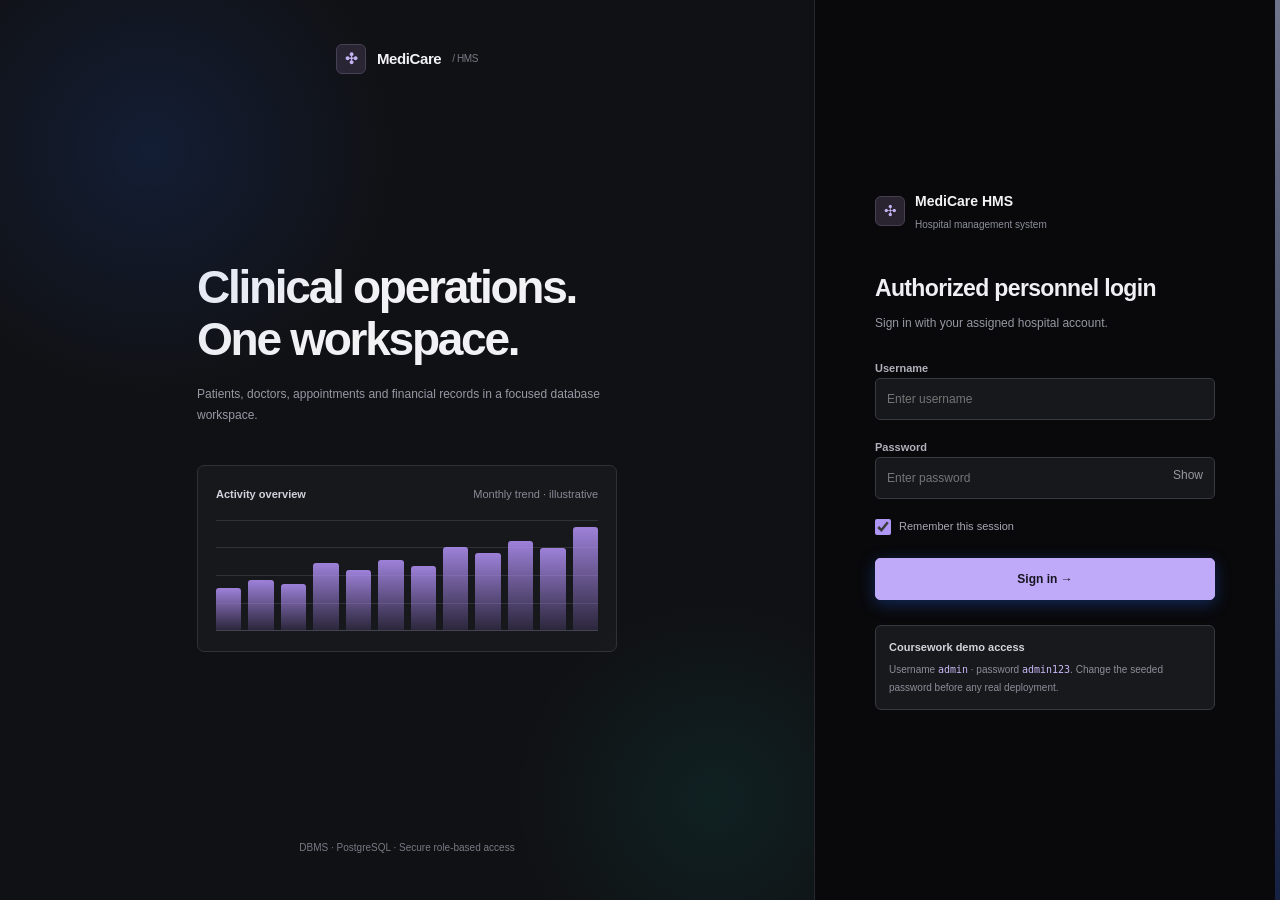
<file: frontend/index.html>
<!DOCTYPE html>
<html lang="en">
<head>
<meta charset="UTF-8" />
<meta name="viewport" content="width=device-width, initial-scale=1.0" />
<title>MediCare HMS — Sign in</title>
<link rel="stylesheet" href="css/styles.css" />
<style>
  :root {color-scheme:dark;--gray-900:#efeff4;--gray-800:#d4d5de;--gray-700:#bbbdc6;--gray-600:#afb1ba;--gray-500:#999ba5;--gray-400:#888a96;--gray-200:#393942;--gray-50:#18191d;--primary:#ae96f5;--danger:#f397a7;}
  * {box-sizing:border-box} body{margin:0;background:#09090b;color:#f2f2f4;font-family:-apple-system,BlinkMacSystemFont,'Segoe UI',sans-serif}
  .login-page{display:grid;grid-template-columns:minmax(0,1fr) 465px;min-height:100vh;overflow:hidden}
  .login-left{background:#101114;border-right:1px solid #27282e;padding:44px 52px;display:flex;flex-direction:column;justify-content:space-between;position:relative;overflow:hidden}
  .login-brand{display:flex;align-items:center;gap:11px;font-size:15px;font-weight:700;letter-spacing:-.4px}
  .brand-mark,.login-logo-icon{width:30px;height:30px;background:#292430;border:1px solid #484052;border-radius:6px;display:inline-flex;align-items:center;justify-content:center;color:#c6b3f3;font-size:15px}
  .left-heading{max-width:540px;font-size:clamp(32px,3.6vw,54px);letter-spacing:-2.3px;line-height:1.12;font-weight:680;margin:0 0 18px}
  .left-tagline{font-size:12px;line-height:1.8;color:#9799a5;max-width:420px}
  .mini-visual{margin-top:38px;max-width:550px;aspect-ratio:2.25/1;background:#17181c;border:1px solid #303137;border-radius:7px;padding:20px 18px;display:flex;flex-direction:column;gap:17px}
  .visual-title{font-size:11px;color:#d2d2dc;font-weight:600;display:flex;justify-content:space-between}.visual-title span{color:#898a97;font-weight:400}
  .visual-bars{display:flex;align-items:end;gap:7px;flex:1;border-bottom:1px solid #444351;background:repeating-linear-gradient(to top, transparent 0px,transparent calc(25% - 1px),#303139 calc(25% - 1px),#303139 25%)}
  .visual-bars span{flex:1;max-width:35px;min-width:4px;background:linear-gradient(180deg,rgba(179,146,248,.86),rgba(127,99,187,.2));height:var(--h);border-radius:3px 3px 0 0}
  .login-caption{font-size:10px;color:#777984}
  .login-right{display:flex;align-items:center;justify-content:center;padding:34px;background:#09090b;border-radius:0;min-width:0}
  .login-form-inner{width:100%;max-width:340px;border-radius:6px}
  .login-logo{display:flex;gap:10px;align-items:center;margin-bottom:37px}
  .login-logo-text .name{font-size:14px;font-weight:700;color:#f3f3f6}.login-logo-text .sub{font-size:10px;color:#8d909b;margin-top:4px}
  .login-title{font-size:23px;font-weight:650;letter-spacing:-.65px;margin:0}.login-subtitle{font-size:12px;color:#9698a3;margin:8px 0 27px}
  .form-float{position:relative;margin:0 0 19px;padding-top:18px}
  .form-float label{position:absolute;top:0;left:0;color:#b0b1bb;font-size:11px;font-weight:570}
  .form-float .fi{display:none}
  .form-float input{width:100%;height:42px;border:1px solid #383941;border-radius:5px;background:#17181c;color:#f1f1f3;padding:9px 38px 9px 11px;font-size:12px;outline:none}
  .form-float input:focus{border-color:#b49af7;box-shadow:0 0 0 2px #b49af71d}
  .form-float input.error{border-color:#d68e9d}
  .field-error{color:#f5a0ad;font-size:10px;margin-top:7px;display:none}
  .pass-toggle{position:absolute;right:12px;bottom:14px;font-size:12px;color:#9899a3;cursor:pointer}
  .remember-row{display:flex;align-items:center;justify-content:flex-start;margin:4px 0 22px}.checkbox-label{display:flex;align-items:center;gap:8px;font-size:11px;color:#a8a9b5}.checkbox-label input{accent-color:#ab90ef}
  .login-btn{width:100%;min-height:42px;background:#beaaf9;color:#181520;border:1px solid #beaaf9;border-radius:5px;font-size:12px;font-weight:650;cursor:pointer;transition:background .2s}
  .login-btn:hover{background:#d0bffc}.login-btn:disabled{opacity:.65;cursor:wait}
  .demo-box{margin-top:25px;padding:12px 13px;border:1px solid #373840;background:#18191c;border-radius:6px;color:#8c8e9a;font-size:10px;line-height:1.8}
  .demo-box strong{display:block;color:#d3d4dc;font-size:11px;margin-bottom:3px}.demo-box code{font-family:ui-monospace,monospace;color:#cbbafa}
  #login-loading{display:none;position:fixed;inset:0;background:#09090bed;z-index:999;align-items:center;justify-content:center;flex-direction:column;gap:14px}
  #login-loading.active{display:flex}.loading-text{font-size:13px;color:#e7e7ec}.loading-sub{font-size:11px;color:#999ba8}.loading-logo{color:#c8b3fa}
  #toast-container{position:fixed;right:20px;top:20px;z-index:1000}.toast{margin-bottom:8px;padding:12px 15px;background:#202027;border:1px solid #3d3d4d;border-radius:6px;color:#eee;display:flex;gap:10px;align-items:center;font-size:12px}.toast-close{margin-left:12px;cursor:pointer}
  @media(max-width:960px){.login-page{grid-template-columns:1fr}.login-left{display:none}.login-right{min-height:100vh;padding:24px}}
  @media(prefers-reduced-motion:reduce){*{animation:none!important;transition:none!important}}
</style>
</head>
<body>
<div id="login-loading"><div class="loading-logo">▦</div><div class="loading-text">Signing in…</div><div class="loading-sub">Checking credentials</div><div class="spinner"></div></div>
<div id="toast-container" aria-live="polite"></div>
<div class="login-page">
  <section class="login-left" aria-label="Hospital management workspace">
    <div class="login-brand"><span class="brand-mark">✣</span> MediCare <span style="font-size:10px;font-weight:400;color:#777984">/ HMS</span></div>
    <div><h2 class="left-heading">Clinical operations.<br/>One workspace.</h2><p class="left-tagline">Patients, doctors, appointments and financial records in a focused database workspace.</p>
      <div class="mini-visual" aria-hidden="true"><div class="visual-title">Activity overview <span>Monthly trend · illustrative</span></div><div class="visual-bars">
        <span style="--h:38%"></span><span style="--h:45%"></span><span style="--h:42%"></span><span style="--h:61%"></span><span style="--h:55%"></span><span style="--h:64%"></span><span style="--h:58%"></span><span style="--h:76%"></span><span style="--h:70%"></span><span style="--h:81%"></span><span style="--h:75%"></span><span style="--h:94%"></span>
      </div></div>
    </div>
    <div class="login-caption">DBMS · PostgreSQL · Secure role-based access</div>
  </section>
  <main class="login-right"><div class="login-form-inner">
    <div class="login-logo"><span class="login-logo-icon">✣</span><div class="login-logo-text"><div class="name">MediCare HMS</div><div class="sub">Hospital management system</div></div></div>
    <h1 class="login-title">Authorized personnel login</h1><p class="login-subtitle">Sign in with your assigned hospital account.</p>
    <form id="login-form" novalidate>
      <div class="form-float"><input type="text" id="email" placeholder="Enter username" autocomplete="username" aria-label="Username" /><label for="email">Username</label><div class="field-error" id="email-error">Please enter your username.</div></div>
      <div class="form-float"><input type="password" id="password" placeholder="Enter password" autocomplete="current-password" aria-label="Password" /><label for="password">Password</label><span class="pass-toggle" id="toggle-pass" role="button" aria-label="Toggle password visibility" tabindex="0">Show</span><div class="field-error" id="pass-error">Password must be at least six characters.</div></div>
      <div class="remember-row"><label class="checkbox-label"><input type="checkbox" id="remember-me" checked /> Remember this session</label></div>
      <button type="submit" class="login-btn" id="login-btn">Sign in →</button>
    </form>
    <div class="demo-box"><strong>Coursework demo access</strong> Username <code>admin</code> · password <code>admin123</code>. Change the seeded password before any real deployment.</div>
  </div></main>
</div>
<script>
  function showToast(msg, type='info') {
    const icons = { info:'fa-info-circle', success:'fa-check-circle', error:'fa-times-circle', warning:'fa-exclamation-triangle' };
    const t = document.createElement('div');
    t.className = `toast ${type}`;
    t.innerHTML = `<i class="fas ${icons[type]} toast-icon"></i><span>${msg}</span><i class="fas fa-times toast-close" onclick="this.parentElement.remove()"></i>`;
    document.getElementById('toast-container').appendChild(t);
    setTimeout(() => t.remove(), 4000);
  }

  // Password toggle
  const passInput  = document.getElementById('password');
  const toggleBtn  = document.getElementById('toggle-pass');
  toggleBtn.addEventListener('click', () => {
    passInput.type = passInput.type === 'password' ? 'text' : 'password';
    toggleBtn.textContent = passInput.type === 'password' ? 'Show' : 'Hide';
  });
  toggleBtn.addEventListener('keydown', e => { if (e.key === 'Enter' || e.key === ' ') toggleBtn.click(); });

  // Form submit
  document.getElementById('login-form').addEventListener('submit', async function(e) {
    e.preventDefault();
    const email    = document.getElementById('email');
    const password = document.getElementById('password');
    const emailErr = document.getElementById('email-error');
    const passErr  = document.getElementById('pass-error');
    let valid = true;

    email.classList.remove('error'); emailErr.style.display = 'none';
    password.classList.remove('error'); passErr.style.display = 'none';

    const usernameValue = email.value.trim();
    const username = usernameValue.includes('@') ? usernameValue.split('@')[0] : usernameValue;

    if (!username) {
      email.classList.add('error'); emailErr.style.display = 'block'; valid = false;
    }
    if (!password.value || password.value.length < 6) {
      password.classList.add('error'); passErr.style.display = 'block'; valid = false;
    }
    if (!valid) return;

    const btn = document.getElementById('login-btn');
    btn.disabled = true;
    btn.innerHTML = '<div class="spinner" style="width:18px;height:18px;border-color:rgba(255,255,255,.3);border-top-color:#fff"></div> Signing in…';
    document.getElementById('login-loading').classList.add('active');

    try {
      const response = await fetch('http://localhost:5001/api/auth/login', {
        method: 'POST',
        headers: { 'Content-Type': 'application/json' },
        body: JSON.stringify({ username, password: password.value }),
      });
      const result = await response.json();

      if (!response.ok || !result.success) {
        throw new Error(result.message || 'Login failed.');
      }

      localStorage.setItem('hmsToken', result.token);
      localStorage.setItem('hmsUser', JSON.stringify(result.user || {}));
      window.location.href = 'dashboard.html';
    } catch (error) {
      showToast(error.message || 'Unable to sign in.', 'error');
      btn.disabled = false;
      btn.innerHTML = '<i class="fas fa-sign-in-alt"></i> Sign In';
      document.getElementById('login-loading').classList.remove('active');
    }
  });

  // Clear errors on input
  ['email','password'].forEach(id => {
    document.getElementById(id).addEventListener('input', function() {
      this.classList.remove('error');
      document.getElementById(id + '-error').style.display = 'none';
    });
  });
</script>
</body>
</html>
</file>
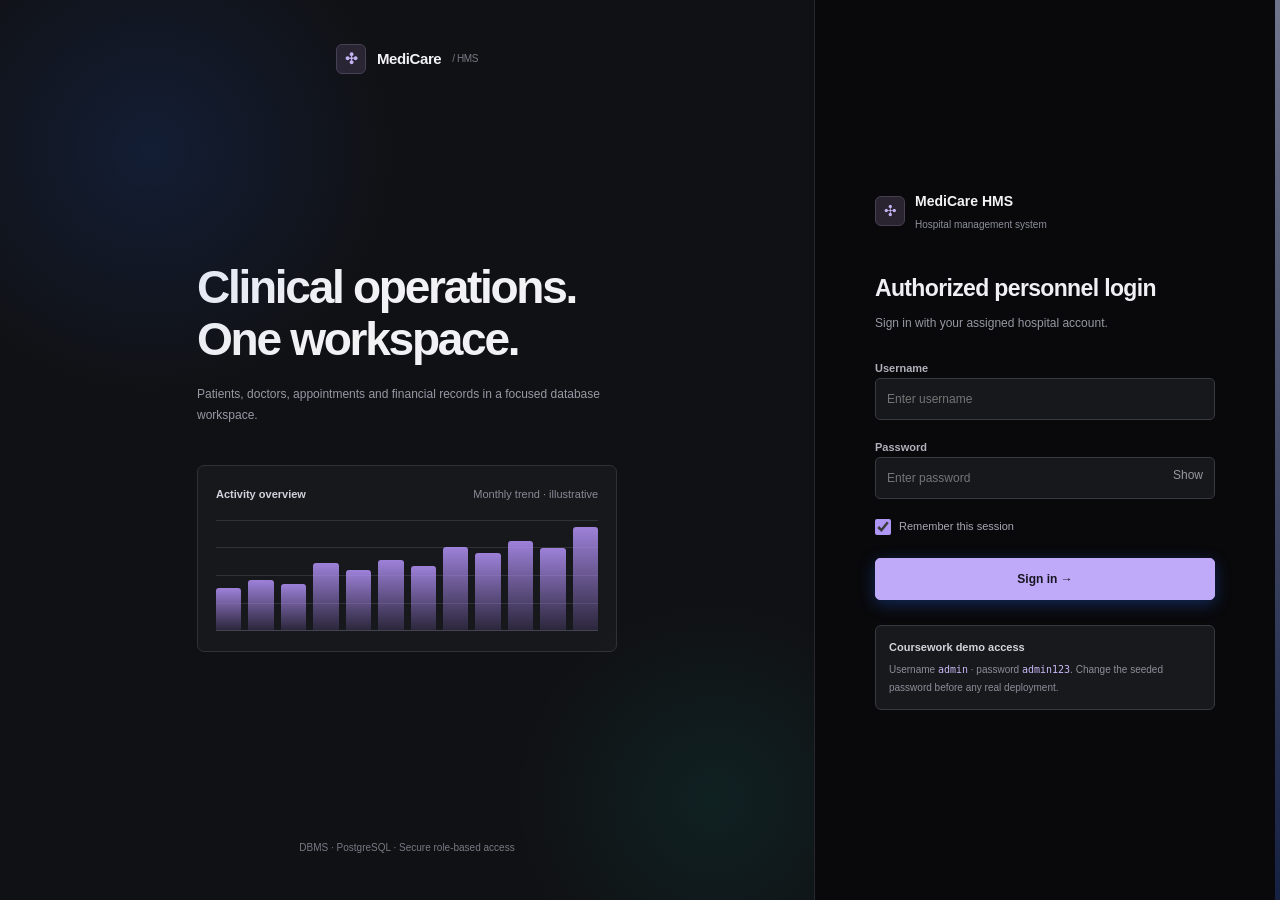
<file: frontend/dashboard.html>
<!DOCTYPE html>
<html lang="en">
<head>
  <meta charset="UTF-8" />
  <meta name="viewport" content="width=device-width, initial-scale=1.0" />
  <title>MediCare HMS – Dashboard</title>
  <meta name="description" content="Hospital Management System – Unified platform for patients, doctors, and operations." />
  <link rel="stylesheet" href="css/styles.css" />
  <link rel="stylesheet" href="css/clinical-dark.css" />
  <link rel="stylesheet" href="https://cdnjs.cloudflare.com/ajax/libs/font-awesome/6.5.0/css/all.min.css" />
  <!-- Local canvas charts are rendered by clinical-charts-native.js. -->
</head>
<body class="app-shell">

<!-- ── Toast Container ──────────────────────────────── -->
<div id="toast-container"></div>

<!-- ── Mobile Sidebar Overlay ──────────────────────── -->
<div class="sidebar-overlay"></div>

<!-- ════════════════════════════════════════════════════
     SIDEBAR
════════════════════════════════════════════════════ -->
<aside class="sidebar" role="navigation" aria-label="Main navigation">
  <div class="sidebar-logo">
    <div class="sidebar-logo-icon"><i class="fas fa-heartbeat"></i></div>
    <div class="sidebar-logo-text">
      <span class="name">MediCare</span>
      <span class="sub">Clinical workspace</span>
    </div>
  </div>

  <nav class="sidebar-nav">
    <div class="nav-section-label">Main</div>
    <div class="nav-item active" data-page="dashboard" title="Dashboard">
      <i class="fas fa-th-large"></i><span>Dashboard</span>
    </div>

    <div class="nav-section-label">Clinical</div>
    <div class="nav-item" data-page="patients" title="Patients">
      <i class="fas fa-user-injured"></i><span>Patients</span>
    </div>
    <div class="nav-item" data-page="doctors" title="Doctors">
      <i class="fas fa-user-md"></i><span>Doctors</span>
    </div>
    <div class="nav-item" data-page="appointments" title="Appointments">
      <i class="fas fa-calendar-alt"></i><span>Appointments</span>
    </div>
    <div class="nav-item" data-page="prescriptions" title="Prescriptions">
      <i class="fas fa-prescription-bottle-alt"></i><span>Prescriptions</span>
    </div>

    <div class="nav-section-label">Operations</div>
    <div class="nav-item" data-page="pharmacy" title="Pharmacy">
      <i class="fas fa-pills"></i><span>Pharmacy</span>
    </div>
    <div class="nav-item" data-page="billing" title="Billing">
      <i class="fas fa-file-invoice-dollar"></i><span>Billing</span>
    </div>
    <div class="nav-item" data-page="staff" title="Staff">
      <i class="fas fa-users-cog"></i><span>Staff</span>
    </div>
    <div class="nav-item" data-page="admissions" title="Admissions">
      <i class="fas fa-bed"></i><span>Admissions</span>
    </div>
    <div class="nav-item" data-page="reports" title="Reports">
      <i class="fas fa-chart-bar"></i><span>Reports</span>
    </div>

    <div class="nav-section-label">Hospital Admin</div>
    <div class="nav-item" data-page="branches" title="Branches">
      <i class="fas fa-hospital"></i><span>Branches</span>
    </div>
    <div class="nav-item" data-page="departments" title="Departments">
      <i class="fas fa-hospital-alt"></i><span>Departments</span>
    </div>
    <div class="nav-item" data-page="nurses" title="Nurses">
      <i class="fas fa-user-nurse"></i><span>Nurses</span>
    </div>
    <div class="nav-item" data-page="equipment" title="Equipment">
      <i class="fas fa-tools"></i><span>Equipment</span>
    </div>
    <div class="nav-item" data-page="rooms" title="Rooms &amp; Beds">
      <i class="fas fa-door-open"></i><span>Rooms &amp; Beds</span>
    </div>
    <div class="nav-item" data-page="ot" title="Operation Theatre">
      <i class="fas fa-procedures"></i><span>OT / Surgery</span>
    </div>
    <div class="nav-item" data-page="labresults" title="Lab Results">
      <i class="fas fa-flask"></i><span>Lab Results</span>
    </div>
    <div class="nav-item" data-page="doctorshifts" title="Doctor Shifts">
      <i class="fas fa-calendar-alt"></i><span>Doctor Shifts</span>
    </div>
    <div class="nav-item" data-page="pharmacyinventory" title="Pharmacy Inventory">
      <i class="fas fa-store"></i><span>Pharm. Inventory</span>
    </div>

    <div class="nav-section-label">HR &amp; Payroll</div>
    <div class="nav-item" data-page="shiftlogs" title="Shift Logs">
      <i class="fas fa-clock"></i><span>Shift Logs</span>
    </div>
    <div class="nav-item" data-page="paystructures" title="Pay Structures">
      <i class="fas fa-money-bill-wave"></i><span>Pay Structures</span>
    </div>
    <div class="nav-item" data-page="salaries" title="Salaries">
      <i class="fas fa-money-check-alt"></i><span>Salaries</span>
    </div>

    <div class="nav-section-label">Account</div>
    <div class="nav-item" data-page="settings" title="Settings">
      <i class="fas fa-cog"></i><span>Settings</span>
    </div>
    <div class="nav-item" id="logout-btn" title="Logout">
      <i class="fas fa-sign-out-alt"></i><span>Logout</span>
    </div>
  </nav>

  <div class="sidebar-footer">
    <div class="sidebar-user">
      <div class="avatar account-avatar" style="background:#25282e;width:36px;height:36px;font-size:.8rem">—</div>
      <div class="sidebar-user-info">
        <div class="name account-username">Loading…</div>
        <div class="role account-role">Checking account</div>
      </div>
    </div>
  </div>
</aside>

<!-- ════════════════════════════════════════════════════
     MAIN CONTENT
════════════════════════════════════════════════════ -->
<div class="main-content">

  <!-- ── Top Header ────────────────────────────────── -->
  <header class="top-header">
    <button class="sidebar-toggle" id="sidebar-toggle" aria-label="Toggle sidebar">
      <i class="fas fa-bars"></i>
    </button>

    <div class="workspace-heading"><span class="workspace-path">Workspace</span><span class="workspace-slash">/</span><span class="page-header-title">Overview</span></div>

    <div class="header-actions">
      <!-- User Menu -->
      <div class="dropdown">
        <div class="header-user" onclick="toggleDropdown('user-dropdown')">
          <div class="avatar account-avatar" style="background:#25282e;width:36px;height:36px;font-size:.8rem">—</div>
          <div class="header-user-info">
            <div class="name account-username">Loading…</div>
            <div class="role account-role">Checking account</div>
          </div>
          <i class="fas fa-chevron-down" style="font-size:.7rem;color:var(--gray-400);margin-left:.25rem"></i>
        </div>
        <div class="dropdown-menu" id="user-dropdown">
          <div class="dropdown-item" onclick="navigate('settings')"><i class="fas fa-user-circle"></i> My Profile</div>
          <div class="dropdown-item" onclick="navigate('settings')"><i class="fas fa-cog"></i> Settings</div>
          <div class="dropdown-divider"></div>
          <div class="dropdown-item" onclick="document.getElementById('logout-btn').click()" style="color:var(--danger)">
            <i class="fas fa-sign-out-alt"></i> Logout
          </div>
        </div>
      </div>
    </div>
  </header>

  <!-- ── Page Viewport ─────────────────────────────── -->
  <main class="page-content" id="page-content">
    <!-- Page fragments are loaded here dynamically by app.js -->
    <div id="page-loader" style="display:flex;align-items:center;justify-content:center;min-height:50vh">
      <div class="spinner" style="width:48px;height:48px;border-width:4px"></div>
    </div>
  </main>
</div>

<!-- ════════════════════════════════════════════════════
     MODALS  (always present in DOM, content injected)
════════════════════════════════════════════════════ -->

<!-- View Patient -->
<div class="modal-overlay" id="modal-view-patient">
  <div class="modal">
    <div class="modal-header">
      <span class="modal-title">Patient Details</span>
      <div class="modal-close" onclick="closeModal('modal-view-patient')"><i class="fas fa-times"></i></div>
    </div>
    <div class="modal-body" id="view-patient-content"></div>
    <div class="modal-footer">
      <button class="btn btn-outline" onclick="closeModal('modal-view-patient')">Close</button>
      <button class="btn btn-primary" onclick="navigate('prescriptions');closeModal('modal-view-patient')">
        <i class="fas fa-prescription-bottle-alt"></i> View Prescriptions
      </button>
    </div>
  </div>
</div>

<!-- Patient Form -->
<div class="modal-overlay" id="modal-patient-form">
  <div class="modal modal-lg">
    <div class="modal-header"><span class="modal-title" id="patient-form-title">Patient</span><div class="modal-close" onclick="closeModal('modal-patient-form')"><i class="fas fa-times"></i></div></div>
    <div class="modal-body">
      <div class="two-col">
        <div class="form-group"><label for="pf-firstname">First name *</label><input class="form-control" id="pf-firstname" maxlength="120" required /></div>
        <div class="form-group"><label for="pf-lastname">Last name</label><input class="form-control" id="pf-lastname" maxlength="120" /></div>
        <div class="form-group"><label for="pf-dob">Date of birth</label><input type="date" class="form-control" id="pf-dob" /></div>
        <div class="form-group"><label for="pf-gender">Gender</label><select class="form-control" id="pf-gender"><option value="">Not specified</option><option>Male</option><option>Female</option><option>Other</option></select></div>
        <div class="form-group"><label for="pf-phone">Phone</label><input class="form-control" id="pf-phone" maxlength="25" placeholder="Contact number" /></div>
        <div class="form-group"><label for="pf-pin">PIN code</label><input class="form-control" id="pf-pin" maxlength="12" inputmode="numeric" /></div>
      </div>
      <div class="form-group"><label for="pf-street">Street address</label><input class="form-control" id="pf-street" maxlength="150" /></div>
      <div class="two-col">
        <div class="form-group"><label for="pf-city">City</label><input class="form-control" id="pf-city" maxlength="100" /></div>
        <div class="form-group"><label for="pf-state">State</label><input class="form-control" id="pf-state" maxlength="100" /></div>
      </div>
    </div>
    <div class="modal-footer"><button class="btn btn-outline" onclick="closeModal('modal-patient-form')">Cancel</button><button class="btn btn-primary" id="patient-form-submit">Save patient</button></div>
  </div>
</div>

<!-- View Doctor -->
<div class="modal-overlay" id="modal-view-doctor">
  <div class="modal">
    <div class="modal-header">
      <span class="modal-title">Doctor Profile</span>
      <div class="modal-close" onclick="closeModal('modal-view-doctor')"><i class="fas fa-times"></i></div>
    </div>
    <div class="modal-body" id="view-doctor-content"></div>
    <div class="modal-footer">
      <button class="btn btn-outline" onclick="closeModal('modal-view-doctor')">Close</button>
      <button class="btn btn-primary" onclick="closeModal('modal-view-doctor');navigate('doctorshifts')">
        <i class="fas fa-calendar-alt"></i> Shifts
      </button>
    </div>
  </div>
</div>

<!-- Doctor Form -->
<div class="modal-overlay" id="modal-doctor-form">
  <div class="modal modal-lg">
    <div class="modal-header"><span class="modal-title" id="doctor-form-title">Doctor</span><div class="modal-close" onclick="closeModal('modal-doctor-form')"><i class="fas fa-times"></i></div></div>
    <div class="modal-body">
      <div class="two-col">
        <div class="form-group"><label for="df-name">Full name *</label><input class="form-control" id="df-name" maxlength="120" required /></div>
        <div class="form-group"><label for="df-specialization">Specialization</label><input class="form-control" id="df-specialization" maxlength="120" /></div>
        <div class="form-group"><label for="df-dept-id">Primary department *</label><select class="form-control" id="df-dept-id" required><option value="">Select department…</option></select></div>
        <div class="form-group"><label for="df-contact">Phone</label><input class="form-control" id="df-contact" maxlength="25" /></div>
      </div>
      <p class="form-help">The doctor's primary branch is determined by the selected department. Previous consultations are retained when a doctor is archived.</p>
    </div>
    <div class="modal-footer"><button class="btn btn-outline" onclick="closeModal('modal-doctor-form')">Cancel</button><button class="btn btn-primary" id="doctor-form-submit">Save doctor</button></div>
  </div>
</div>

<!-- Appointment Form -->
<div class="modal-overlay" id="modal-appt-form">
  <div class="modal modal-lg">
    <div class="modal-header"><span class="modal-title" id="appt-form-title">Schedule appointment</span><div class="modal-close" onclick="closeModal('modal-appt-form')"><i class="fas fa-times"></i></div></div>
    <div class="modal-body">
      <div class="two-col">
        <div class="form-group"><label for="af-patient-id">Patient *</label><select class="form-control" id="af-patient-id" required><option value="">Select patient…</option></select></div>
        <div class="form-group"><label for="af-doctor">Doctor *</label><select class="form-control" id="af-doctor" required><option value="">Select doctor…</option></select></div>
        <div class="form-group"><label for="af-date">Date *</label><input type="date" class="form-control" id="af-date" required /></div>
        <div class="form-group"><label for="af-time">Start time *</label><input type="time" class="form-control" id="af-time" required step="1800" /></div>
        <div class="form-group"><label for="af-status">Status</label><select class="form-control" id="af-status"><option value="pending">Pending</option><option value="confirmed">Confirmed</option><option value="completed">Completed</option><option value="cancelled">Cancelled</option></select></div>
      </div>
      <p class="form-help">Appointments reserve a 30-minute slot. Doctor shifts and scheduling conflicts are checked by the database.</p>
    </div>
    <div class="modal-footer"><button class="btn btn-outline" onclick="closeModal('modal-appt-form')">Cancel</button><button class="btn btn-primary" id="appt-form-submit">Save appointment</button></div>
  </div>
</div>

<!-- Prescription form: only schema-persisted fields are editable. -->
<div class="modal-overlay" id="modal-rx-form"><div class="modal modal-lg">
  <div class="modal-header"><span class="modal-title">Issue prescription</span><button class="modal-close" onclick="closeModal('modal-rx-form')" aria-label="Close"><i class="fas fa-times"></i></button></div>
  <div class="modal-body">
    <div class="two-col">
      <div class="form-group"><label>Patient *</label><select class="form-control" id="rx-patient-select" required><option value="">Loading patients…</option></select></div>
      <div class="form-group"><label>Doctor *</label><select class="form-control" id="rx-doctor" required><option value="">Loading doctors…</option></select></div>
    </div>
    <div class="form-group"><label>Prescription date</label><input type="date" id="rx-date" class="form-control" /></div>
    <div class="card-header" style="padding:12px 0"><span class="card-title">Prescribed medicines</span><button class="btn btn-outline btn-sm" type="button" id="rx-add-medicine"><i class="fas fa-plus"></i> Add medicine</button></div>
    <div id="rx-medicine-list" class="rx-medicine-grid"></div>
    <p class="form-help">Only dosage and whole-number quantity are stored for each medicine. Additional clinical notes are not supported by this schema.</p>
  </div>
  <div class="modal-footer"><button class="btn btn-outline" onclick="closeModal('modal-rx-form')">Cancel</button><button class="btn btn-primary" id="rx-form-submit">Issue prescription</button></div>
</div></div>

<!-- ════════════════════════════════════════════════════════
     PAGE TEMPLATES (script type=text/html — not executed,
     read by app.js router; works on file:// with no server)
════════════════════════════════════════════════════════ -->

<script type="text/html" id="tpl-dashboard">
<div class="page active dashboard-page" id="page-dashboard">
  <div class="page-header compact-header">
    <div><div class="eyebrow">HOSPITAL / OVERVIEW</div><h1 class="page-title">Overview</h1><p class="page-subtitle">Operations and financial activity</p></div>
    <div class="header-controls">
      <label class="sr-only" for="dashboard-year">Reporting year</label><select class="form-control year-select" id="dashboard-year" aria-label="Reporting year"></select>
      <button class="btn btn-outline" id="dashboard-refresh" title="Refresh dashboard"><i class="fas fa-rotate"></i> Refresh</button>
      <button class="btn btn-primary" onclick="navigate('appointments')"><i class="fas fa-plus"></i> Appointment</button>
    </div>
  </div>
  <section class="dashboard-overview" aria-label="Financial overview">
    <div class="revenue-summary">
      <div class="eyebrow">PAID REVENUE</div>
      <div class="revenue-figure" id="dashboard-revenue-total">₹0.00</div>
      <p id="dashboard-revenue-period" class="text-muted text-sm">Selected year</p>
      <div class="revenue-details"><span><i class="fas fa-circle" style="color:#aa88fa"></i> Paid</span><span><i class="fas fa-circle" style="color:#566071"></i> Outstanding</span></div>
    </div>
    <div class="revenue-plot"><div class="section-head"><span>Revenue trend</span><span class="subtle-metric" id="dashboard-revenue-count">12 months</span></div><div class="chart-container chart-hero"><canvas id="revenue-chart-dash" aria-label="Monthly revenue chart" role="img"></canvas></div></div>
  </section>
  <div class="kpi-row">
    <div class="stat-card"><div class="stat-label">Registered patients</div><div class="stat-value" id="dash-patients">—</div><div class="stat-description">Patient records</div></div>
    <div class="stat-card"><div class="stat-label">Active doctors</div><div class="stat-value" id="dash-doctors">—</div><div class="stat-description">Clinical staff</div></div>
    <div class="stat-card"><div class="stat-label">Upcoming appointments</div><div class="stat-value" id="dash-appointments">—</div><div class="stat-description">Pending and confirmed</div></div>
    <div class="stat-card"><div class="stat-label">Bed occupancy</div><div class="stat-value" id="dash-occupancy">—</div><div class="stat-description">Current room allocation</div></div>
  </div>
  <div class="dashboard-panels">
    <section class="card chart-panel"><div class="card-header"><span class="card-title">Appointments by month</span><span class="panel-caption" id="dashboard-appt-year"></span></div><div class="card-body"><div class="chart-container"><canvas id="appt-chart" role="img" aria-label="Appointments by month"></canvas></div></div></section>
    <section class="card chart-panel"><div class="card-header"><span class="card-title">Patient activity</span><span class="panel-caption" id="dashboard-patient-year"></span></div><div class="card-body"><div class="chart-container"><canvas id="patient-chart" role="img" aria-label="Patients by month"></canvas></div></div></section>
    <section class="card timeline-panel"><div class="card-header"><span class="card-title">Upcoming schedule</span><button class="btn btn-sm btn-outline" onclick="navigate('appointments')">View all <i class="fas fa-arrow-right"></i></button></div><div class="card-body timeline-body" id="dashboard-timeline"><div class="table-state">Loading schedule…</div></div></section>
    <section class="card chart-panel"><div class="card-header"><span class="card-title">Department share</span><span class="panel-caption">Active appointments</span></div><div class="card-body"><div class="chart-container"><canvas id="dept-chart" role="img" aria-label="Department appointment distribution"></canvas></div></div></section>
  </div>
</div>
</script>

<script type="text/html" id="tpl-patients">
<div class="page" id="page-patients">
  <div class="page-header flex items-center justify-between flex-wrap gap-4">
    <div><h1 class="page-title">Patient Management</h1><p class="page-subtitle">Manage and track all registered patients</p></div>
    <button id="patient-form-add-btn" class="btn btn-primary"><i class="fas fa-user-plus"></i> Add Patient</button>
  </div>
  <div class="stats-grid mb-6">
    <div class="stat-card blue"><div class="stat-icon blue"><i class="fas fa-users"></i></div><div><div class="stat-value" id="pat-total">—</div><div class="stat-label">Total Patients</div></div></div>
    <div class="stat-card success"><div class="stat-icon success"><i class="fas fa-heartbeat"></i></div><div><div class="stat-value" id="pat-active">—</div><div class="stat-label">Male</div></div></div>
    <div class="stat-card purple"><div class="stat-icon purple"><i class="fas fa-check-circle"></i></div><div><div class="stat-value" id="pat-recovered">—</div><div class="stat-label">Female</div></div></div>
    <div class="stat-card" style="border-left:4px solid var(--danger)"><div class="stat-icon" style="background:#FEE2E2;color:var(--danger)"><i class="fas fa-exclamation-triangle"></i></div><div><div class="stat-value" id="pat-critical">—</div><div class="stat-label">Other / unspecified</div></div></div>
  </div>
  <div class="card">
    <div class="card-header flex-wrap gap-3">
      <span class="card-title">All Patients</span>
      <div class="flex gap-3 flex-wrap flex-1 justify-end">
        <div class="search-bar" style="max-width:280px"><i class="fas fa-search"></i><input type="search" id="patient-search" placeholder="Search patients…" /></div>

      </div>
    </div>
    <div class="table-wrap"><table class="table">
      <thead><tr><th>Patient ID</th><th>Name</th><th>Age</th><th>Gender</th><th>Contact</th><th>City</th><th>Date of birth</th><th>Actions</th></tr></thead>
      <tbody id="patients-tbody"></tbody>
    </table></div>
    <div style="padding:1rem 1.5rem;border-top:1px solid var(--gray-100);display:flex;align-items:center;justify-content:space-between;flex-wrap:wrap;gap:1rem">
      <span class="pagination-info">Loading…</span>
      <div class="pagination" id="patient-pg"></div>
    </div>
  </div>
</div>
</script>

<script type="text/html" id="tpl-doctors">
<div class="page" id="page-doctors">
  <div class="page-header"><div><h1 class="page-title">Doctors</h1><p class="page-subtitle">Clinical directory</p></div><button id="doctor-form-add-btn" class="btn btn-primary"><i class="fas fa-plus"></i> Add doctor</button></div>
  <div class="card data-panel">
    <div class="card-header table-toolbar"><span class="card-title">Doctor records <span class="table-count" id="doctor-count"></span></span><div class="toolbar-controls"><div class="search-bar"><i class="fas fa-search"></i><input type="search" id="doctor-search" placeholder="Find doctor" aria-label="Search doctors" /></div><select class="form-control" id="doctor-dept-filter" aria-label="Filter by department"><option value="">All departments</option></select><select class="form-control" id="doctor-status-filter" aria-label="Filter by status"><option value="active">Active</option><option value="archived">Archived</option><option value="all">All doctors</option></select></div></div>
    <div class="table-wrap"><table class="table data-table" id="doctors-table"><thead><tr><th>Doctor ID</th><th>Name</th><th>Specialization</th><th>Department</th><th>Branch</th><th>Phone</th><th>Status</th><th data-no-sort="true">Actions</th></tr></thead><tbody id="doctors-tbody"></tbody></table></div>
    <div class="table-footer" id="doctor-list-status">Loading records…</div>
  </div>
</div>
</script>

<script type="text/html" id="tpl-appointments">
<div class="page" id="page-appointments">
  <div class="page-header flex items-center justify-between flex-wrap gap-4">
    <div>
      <h1 class="page-title">Appointment Management</h1>
      <p class="page-subtitle">Schedule and manage patient appointments</p>
    </div>
    <button class="btn btn-primary" id="appt-new-btn" onclick="openAddAppointment()">
      <i class="fas fa-calendar-plus"></i> New Appointment
    </button>
  </div>

  <!-- Status Summary -->
  <div class="flex gap-3 mb-6 flex-wrap">
    <div class="card" style="padding:.85rem 1.25rem;display:flex;align-items:center;gap:.75rem;flex:1;min-width:130px">
      <div style="width:40px;height:40px;background:#D1FAE5;border-radius:8px;display:flex;align-items:center;justify-content:center;color:var(--success)"><i class="fas fa-check-circle"></i></div>
      <div><div class="fw-800 text-xl" id="appt-confirmed">—</div><div class="text-xs text-muted">Confirmed</div></div>
    </div>
    <div class="card" style="padding:.85rem 1.25rem;display:flex;align-items:center;gap:.75rem;flex:1;min-width:130px">
      <div style="width:40px;height:40px;background:#FEF3C7;border-radius:8px;display:flex;align-items:center;justify-content:center;color:var(--warning)"><i class="fas fa-hourglass-half"></i></div>
      <div><div class="fw-800 text-xl" id="appt-pending">—</div><div class="text-xs text-muted">Pending</div></div>
    </div>
    <div class="card" style="padding:.85rem 1.25rem;display:flex;align-items:center;gap:.75rem;flex:1;min-width:130px">
      <div style="width:40px;height:40px;background:var(--gray-100);border-radius:8px;display:flex;align-items:center;justify-content:center;color:var(--gray-500)"><i class="fas fa-check-double"></i></div>
      <div><div class="fw-800 text-xl" id="appt-completed">—</div><div class="text-xs text-muted">Completed</div></div>
    </div>
    <div class="card" style="padding:.85rem 1.25rem;display:flex;align-items:center;gap:.75rem;flex:1;min-width:130px">
      <div style="width:40px;height:40px;background:#FEE2E2;border-radius:8px;display:flex;align-items:center;justify-content:center;color:var(--danger)"><i class="fas fa-times-circle"></i></div>
      <div><div class="fw-800 text-xl" id="appt-cancelled">—</div><div class="text-xs text-muted">Cancelled</div></div>
    </div>
  </div>

  <section class="card mb-6 schedule-card">
    <div class="card-header"><span class="card-title">Day schedule <span id="appt-timeline-count" class="table-count"></span></span><div class="timeline-tools"><button class="btn btn-outline btn-sm btn-icon" id="timeline-prev" title="Previous day" aria-label="Previous day"><i class="fas fa-chevron-left"></i></button><input type="date" class="form-control" id="appt-timeline-date" aria-label="Schedule date" /><button class="btn btn-outline btn-sm btn-icon" id="timeline-next" title="Next day" aria-label="Next day"><i class="fas fa-chevron-right"></i></button></div></div>
    <div class="card-body"><div id="appt-timeline" class="schedule-timeline"><div class="table-state">Loading schedule…</div></div></div>
  </section>

  <div class="card">
    <div class="card-header flex-wrap gap-3">
      <span class="card-title">All Appointments</span>
      <div class="flex gap-3 flex-wrap flex-1 justify-end">
        <div class="search-bar" style="max-width:280px"><i class="fas fa-search"></i><input type="search" id="appt-search" placeholder="Search appointments…" /></div>
        <select class="form-control" id="appt-status-filter" style="width:auto;padding:.6rem 2.2rem .6rem .9rem"><option value="">All Status</option><option value="confirmed">Confirmed</option><option value="pending">Pending</option><option value="completed">Completed</option><option value="cancelled">Cancelled</option></select>
      </div>
    </div>
    <div class="table-wrap"><table class="table">
      <thead><tr><th>ID</th><th>Patient</th><th>Doctor</th><th>Department</th><th>Date</th><th>Time</th><th>Status</th><th>Actions</th></tr></thead>
      <tbody id="appt-tbody"></tbody>
    </table></div>
    <div style="padding:1rem 1.5rem;border-top:1px solid var(--gray-100);display:flex;align-items:center;justify-content:space-between;flex-wrap:wrap;gap:1rem">
      <span class="pagination-info">Loading…</span>
      <div class="pagination" id="appt-pg"></div>
    </div>
  </div>
</div>
</script>

<script type="text/html" id="tpl-prescriptions">
<div class="page" id="page-prescriptions">
  <div class="page-header"><div><h1 class="page-title">Prescriptions</h1><p class="page-subtitle">Doctor-issued medicine records</p></div><button class="btn btn-primary" id="rx-add-btn"><i class="fas fa-plus"></i> Issue prescription</button></div>
  <section class="card data-panel"><div class="card-header"><span class="card-title">Prescription ledger <span class="table-count" id="rx-count"></span></span></div>
  <div class="table-wrap"><table class="table data-table"><thead><tr><th>Rx ID</th><th>Date</th><th>Patient</th><th>Doctor</th><th>Medicines</th><th>Total units</th></tr></thead><tbody id="rx-tbody"></tbody></table></div>
  <div class="table-footer">Recorded prescription details · read-only after issuance</div></section>
</div>
</script>

<script type="text/html" id="tpl-pharmacy">
<div class="page" id="page-pharmacy">
  <div class="page-header"><div><h1 class="page-title">Pharmacy inventory</h1><p class="page-subtitle">Branch-specific stock and pricing</p></div><button id="medicine-add-btn" class="btn btn-primary"><i class="fas fa-plus"></i> New medicine</button></div>
  <div class="stats-grid mb-6">
    <div class="stat-card"><div class="stat-icon"></div><div><div class="stat-label">Inventory items</div><div class="stat-value" id="ph-total">—</div></div></div>
    <div class="stat-card"><div class="stat-icon"></div><div><div class="stat-label">In stock</div><div class="stat-value" id="ph-instock">—</div></div></div>
    <div class="stat-card"><div class="stat-icon"></div><div><div class="stat-label">Low stock</div><div class="stat-value" id="ph-lowstock">—</div></div></div>
    <div class="stat-card"><div class="stat-icon"></div><div><div class="stat-label">Out of stock</div><div class="stat-value" id="ph-critical">—</div></div></div>
  </div>
  <section class="card"><div class="card-header"><div class="card-title">Stock ledger <span id="pharmacy-table-count" class="table-count"></span></div><div class="toolbar-controls"><select class="form-control" id="pharmacy-branch-select" aria-label="Pharmacy location"><option value="">Loading pharmacies…</option></select><select class="form-control" id="pharmacy-status-filter"><option value="">All stock levels</option><option value="in_stock">In stock</option><option value="low_stock">Low stock</option><option value="out_of_stock">Out of stock</option></select><div class="search-bar"><i class="fas fa-search"></i><input id="pharmacy-search" type="search" placeholder="Filter medicines…" /></div></div></div>
  <div class="table-wrap"><table class="table"><thead><tr><th>Medicine ID</th><th>Name</th><th>Pharmacy</th><th>Stock</th><th>Reorder at</th><th>Price / unit</th><th>Status</th><th data-no-sort="true">Actions</th></tr></thead><tbody id="pharmacy-tbody"></tbody></table></div>
  <div class="table-footer flex items-center justify-between"><span class="pagination-info">Loading inventory…</span><div class="pagination" id="pharmacy-pg"></div></div></section>
</div>
</script>

<script type="text/html" id="tpl-billing">
<div class="page" id="page-billing">
 <div class="page-header"><div><h1 class="page-title">Billing</h1><p class="page-subtitle">Invoices and payments tied to actual appointments</p></div><button class="btn btn-primary" id="bill-add-btn"><i class="fas fa-plus"></i> Create invoice</button></div>
 <div class="stats-grid mb-6">
  <div class="stat-card"><div class="stat-icon"></div><div><div class="stat-label">Total billed</div><div class="stat-value" id="bill-total">—</div></div></div>
  <div class="stat-card"><div class="stat-icon"></div><div><div class="stat-label">Paid</div><div class="stat-value" id="bill-paid">—</div></div></div>
  <div class="stat-card"><div class="stat-icon"></div><div><div class="stat-label">Unpaid</div><div class="stat-value" id="bill-pending">—</div></div></div>
  <div class="stat-card"><div class="stat-icon"></div><div><div class="stat-label">Partial</div><div class="stat-value" id="bill-overdue">—</div></div></div>
 </div>
 <section class="card"><div class="card-header"><span class="card-title">Invoice ledger</span><div class="toolbar-controls"><select class="form-control" id="billing-status-filter" aria-label="Filter invoices by status"><option value="">All statuses</option><option value="paid">Paid</option><option value="unpaid">Unpaid</option><option value="partial">Partial</option><option value="cancelled">Cancelled</option></select><div class="search-bar"><i class="fas fa-search"></i><input type="search" id="billing-search" placeholder="Patient or invoice ID…" /></div></div></div>
 <div class="table-wrap"><table class="table"><thead><tr><th>Invoice</th><th>Appointment</th><th>Patient</th><th>Doctor</th><th>Issued on</th><th>Amount</th><th>Status</th><th data-no-sort="true">Action</th></tr></thead><tbody id="billing-tbody"></tbody></table></div>
 <div class="table-footer flex justify-between items-center"><span class="pagination-info">Loading…</span><div class="pagination" id="billing-pg"></div></div></section>
</div>
</script>

<script type="text/html" id="tpl-staff">
<div class="page" id="page-staff">
 <div class="page-header"><div><h1 class="page-title">Staff directory</h1><p class="page-subtitle">People, branches and duty shifts</p></div><button id="staff-add-btn" class="btn btn-primary"><i class="fas fa-plus"></i> Add staff</button></div>
 <div class="stats-grid mb-6"><div class="stat-card"><div class="stat-icon"></div><div><div class="stat-label">Staff members</div><div class="stat-value" id="staff-total">—</div></div></div><div class="stat-card"><div class="stat-icon"></div><div><div class="stat-label">Branches with staff</div><div class="stat-value" id="staff-present">—</div></div></div><div class="stat-card"><div class="stat-icon"></div><div><div class="stat-label">Unique roles</div><div class="stat-value" id="staff-absent">—</div></div></div><div class="stat-card"><div class="stat-icon"></div><div><div class="stat-label">Shift assignments</div><div class="stat-value" id="staff-leave">—</div></div></div></div>
 <section class="card"><div class="card-header"><span class="card-title">All staff</span><div class="toolbar-controls"><select class="form-control" id="staff-dept-filter" aria-label="Filter by role"><option value="">All roles</option></select><div class="search-bar"><i class="fas fa-search"></i><input type="search" id="staff-search" placeholder="Name…" /></div></div></div>
 <div class="table-wrap"><table class="table"><thead><tr><th>Staff ID</th><th>Name</th><th>Role</th><th>Branch</th><th>Shift</th><th data-no-sort="true">Actions</th></tr></thead><tbody id="staff-tbody"></tbody></table></div>
 <div class="table-footer flex justify-between items-center"><span class="pagination-info">Loading…</span><div class="pagination" id="staff-pg"></div></div></section>
</div>
</script>

<script type="text/html" id="tpl-reports">
<div class="page reports-page" id="page-reports">
  <div class="page-header"><div><h1 class="page-title">Analytics</h1><p class="page-subtitle">Financial and clinical trends from database records</p></div><div class="header-controls"><select class="form-control year-select" id="reports-year" aria-label="Reporting year"></select><button class="btn btn-outline" id="reports-export"><i class="fas fa-download"></i> Export CSV</button></div></div>
  <div class="kpi-row mb-6">
    <div class="stat-card"><div class="stat-label">Paid revenue</div><div class="stat-value" id="rpt-revenue">—</div></div>
    <div class="stat-card"><div class="stat-label">Outstanding bills</div><div class="stat-value" id="rpt-outstanding">—</div></div>
    <div class="stat-card"><div class="stat-label">Appointments</div><div class="stat-value" id="rpt-appts">—</div></div>
    <div class="stat-card"><div class="stat-label">Patients seen</div><div class="stat-value" id="rpt-patients">—</div></div>
  </div>
  <div class="two-col mb-6">
    <div class="card chart-panel"><div class="card-header"><span class="card-title">Paid vs outstanding</span><span class="panel-caption">Monthly ₹</span></div><div class="card-body"><div class="chart-container"><canvas id="revenue-chart" role="img" aria-label="Monthly paid and outstanding bills"></canvas></div></div></div>
    <div class="card chart-panel"><div class="card-header"><span class="card-title">Clinical activity</span><span class="panel-caption">Visits and admissions</span></div><div class="card-body"><div class="chart-container"><canvas id="rpt-patient-chart" role="img" aria-label="Monthly clinical activity"></canvas></div></div></div>
  </div>
  <div class="card"><div class="card-header"><span class="card-title">Monthly breakdown</span><span class="panel-caption">Source: paid bills, appointments and admissions</span></div><div class="table-wrap"><table class="table data-table"><thead><tr><th>Month</th><th>Paid revenue</th><th>Outstanding</th><th>Appointments</th><th>Patients seen</th><th>Admissions</th></tr></thead><tbody id="rpt-monthly-body"></tbody></table></div></div>
</div>
</script>

<script type="text/html" id="tpl-settings">
<div class="page" id="page-settings">
  <div class="page-header"><div><h1 class="page-title">Workspace</h1><p class="page-subtitle">System information</p></div></div>
  <section class="card data-panel"><div class="card-header"><span class="card-title">Interface</span></div><div class="card-body">
    <div class="settings-kv"><span>Signed in as</span><strong id="profile-username">—</strong></div><div class="settings-kv"><span>Role</span><strong id="profile-role">—</strong></div><div class="settings-kv"><span>Appearance</span><strong>Dark · compact</strong></div>
    <div class="settings-kv"><span>Data source</span><strong>PostgreSQL via HMS API</strong></div>
    <div class="settings-kv"><span>Workspace</span><strong>Hospital management</strong></div>
    <div class="settings-kv"><span>Appointments</span><strong>30-minute scheduling slots</strong></div>
    <p class="form-help" style="margin-top:16px">Account credentials, hospital contact information and notification preferences are administered outside this dashboard; this interface does not claim to save unsupported settings.</p>
  </div></section>
</div>
</script>

<!-- Medicine Form Modal -->
<div class="modal-overlay" id="modal-medicine-form"><div class="modal modal-lg">
 <div class="modal-header"><span class="modal-title" id="medicine-form-title">Medicine inventory</span><button class="modal-close" onclick="closeModal('modal-medicine-form')" aria-label="Close"><i class="fas fa-times"></i></button></div>
 <div class="modal-body"><p class="form-help mb-4">Stock and price are stored per pharmacy; selecting a location avoids overwriting a different branch.</p>
 <div class="two-col"><div class="form-group"><label>Medicine name *</label><input class="form-control" id="mf-name" required placeholder="e.g. Paracetamol 500mg" /></div><div class="form-group"><label>Pharmacy *</label><select id="mf-pharmacy-id" class="form-control" required></select></div></div>
 <div class="two-col"><div class="form-group"><label>Stock quantity *</label><input id="mf-stock" class="form-control" type="number" min="0" step="1" required data-integer="true" value="0" /></div><div class="form-group"><label>Unit price (₹) *</label><input id="mf-price" class="form-control" type="number" min="0" step="0.01" required value="0" /></div></div>
 <div class="form-group"><label>Reorder threshold *</label><input class="form-control" id="mf-reorder" type="number" min="0" step="1" required data-integer="true" value="10" /></div>
 </div><div class="modal-footer"><button class="btn btn-outline" onclick="closeModal('modal-medicine-form')">Cancel</button><button id="medicine-form-submit" class="btn btn-primary"><i class="fas fa-save"></i> Save</button></div></div></div>

<!-- Staff Form Modal -->
<div class="modal-overlay" id="modal-staff-form"><div class="modal modal-lg">
 <div class="modal-header"><span class="modal-title" id="staff-form-title">Staff member</span><button class="modal-close" onclick="closeModal('modal-staff-form')" aria-label="Close"><i class="fas fa-times"></i></button></div>
 <div class="modal-body"><div class="two-col"><div class="form-group"><label>Full name *</label><input class="form-control" id="sf-name" required /></div><div class="form-group"><label>Role *</label><input class="form-control" id="sf-position" required placeholder="e.g. Receptionist" /></div></div><div class="two-col"><div class="form-group"><label>Branch *</label><select id="sf-branch-id" class="form-control" required></select></div><div class="form-group"><label>Shift</label><input class="form-control" id="sf-shift" placeholder="e.g. Morning" /></div></div></div>
 <div class="modal-footer"><button class="btn btn-outline" onclick="closeModal('modal-staff-form')">Cancel</button><button class="btn btn-primary" id="staff-form-submit"><i class="fas fa-save"></i> Save</button></div></div></div>

<!-- Bill / Invoice Form Modal -->
<div class="modal-overlay" id="modal-bill-form"><div class="modal modal-lg">
 <div class="modal-header"><span class="modal-title">Create invoice</span><button class="modal-close" onclick="closeModal('modal-bill-form')" aria-label="Close"><i class="fas fa-times"></i></button></div>
 <div class="modal-body"><p class="form-help mb-4">Invoices require an existing appointment. The system will not fabricate consultations.</p><div class="two-col"><div class="form-group"><label>Appointment *</label><select class="form-control" id="bf-appointment-id" required><option value="">Loading appointments…</option></select></div><div class="form-group"><label>Amount (₹) *</label><input class="form-control" type="number" id="bf-amount" min="0" step="0.01" required /></div></div><div class="form-group"><label>Payment status</label><select class="form-control" id="bf-status"><option value="unpaid">Unpaid</option><option value="paid">Paid</option><option value="partial">Partial</option></select></div></div>
 <div class="modal-footer"><button class="btn btn-outline" onclick="closeModal('modal-bill-form')">Cancel</button><button class="btn btn-primary" id="bill-form-submit"><i class="fas fa-save"></i> Create invoice</button></div>
</div></div>

<!-- Branch Form Modal -->
<div class="modal-overlay" id="modal-branch-form"><div class="modal"><div class="modal-header"><span class="modal-title">Add branch</span><button class="modal-close" onclick="closeModal('modal-branch-form')">×</button></div><div class="modal-body"><div class="form-group"><label for="brf-name">Branch location *</label><input class="form-control" id="brf-name" maxlength="150" placeholder="e.g. Kochi Main Hospital" required></div><div class="form-group"><label for="brf-status">Status</label><select class="form-control" id="brf-status"><option value="active">Active</option><option value="inactive">Inactive</option></select></div></div><div class="modal-footer"><button class="btn btn-outline" onclick="closeModal('modal-branch-form')">Cancel</button><button class="btn btn-primary" id="branch-form-submit">Save branch</button></div></div></div>

<!-- Department Form Modal -->
<div class="modal-overlay" id="modal-dept-form"><div class="modal"><div class="modal-header"><span class="modal-title">Add department</span><button class="modal-close" onclick="closeModal('modal-dept-form')">×</button></div><div class="modal-body"><div class="form-group"><label for="dpf-name">Department name *</label><input class="form-control" id="dpf-name" maxlength="100" required></div><div class="form-group"><label for="dpf-branch">Branch *</label><select class="form-control" id="dpf-branch" required></select></div><div class="form-group"><label for="dpf-status">Status</label><select class="form-control" id="dpf-status"><option value="active">Active</option><option value="inactive">Inactive</option></select></div></div><div class="modal-footer"><button class="btn btn-outline" onclick="closeModal('modal-dept-form')">Cancel</button><button class="btn btn-primary" id="dept-form-submit">Save department</button></div></div></div>

<!-- Nurse Form Modal -->
<div class="modal-overlay" id="modal-nurse-form"><div class="modal"><div class="modal-header"><span class="modal-title" id="nurse-form-title">Add nurse</span><button class="modal-close" onclick="closeModal('modal-nurse-form')">×</button></div><div class="modal-body"><div class="form-group"><label for="nrf-name">Nurse name *</label><input class="form-control" id="nrf-name" maxlength="120" required></div><div class="two-col"><div class="form-group"><label for="nrf-shift">Shift</label><input class="form-control" id="nrf-shift" maxlength="50" placeholder="e.g. Day"></div><div class="form-group"><label for="nrf-branch">Branch *</label><select class="form-control" id="nrf-branch" required></select></div></div><p class="form-help">Nurse has NurseID, Name, Shift and BranchID in the approved relational schema.</p></div><div class="modal-footer"><button class="btn btn-outline" onclick="closeModal('modal-nurse-form')">Cancel</button><button class="btn btn-primary" id="nurse-form-submit">Save nurse</button></div></div></div>

<!-- Admission Form Modal -->
<div class="modal-overlay" id="modal-admission-form"><div class="modal modal-lg"><div class="modal-header"><span class="modal-title">Admit patient</span><button class="modal-close" onclick="closeModal('modal-admission-form')">×</button></div><div class="modal-body"><div class="two-col"><div class="form-group"><label for="adf-patient">Patient *</label><select class="form-control" id="adf-patient" required></select></div><div class="form-group"><label for="adf-branch">Branch *</label><select class="form-control" id="adf-branch" required></select></div></div><div class="two-col"><div class="form-group"><label for="adf-room">Room *</label><select class="form-control" id="adf-room" required></select></div><div class="form-group"><label for="adf-date">Admit date/time *</label><input class="form-control" type="datetime-local" id="adf-date" required></div></div></div><div class="modal-footer"><button class="btn btn-outline" onclick="closeModal('modal-admission-form')">Cancel</button><button class="btn btn-primary" id="admission-form-submit">Admit</button></div></div></div>

<!-- Pay Structure Form Modal -->
<div class="modal-overlay" id="modal-paystructure-form"><div class="modal"><div class="modal-header"><span class="modal-title">Add pay structure</span><button class="modal-close" onclick="closeModal('modal-paystructure-form')">×</button></div><div class="modal-body"><div class="form-group"><label for="psf-role">Employee type *</label><select class="form-control" id="psf-role" required><option value="doctor">Doctor</option><option value="nurse">Nurse</option><option value="staff">Staff</option></select></div><div class="two-col"><div class="form-group"><label for="psf-basic">Base pay (₹) *</label><input type="number" min="0" step="0.01" class="form-control" id="psf-basic" required></div><div class="form-group"><label for="psf-rate">Allowance rate (decimal) *</label><input type="number" min="0" step="0.0001" max="99.9999" class="form-control" id="psf-rate" value="0" required></div></div><div class="form-group"><label for="psf-status">Status</label><select class="form-control" id="psf-status"><option value="active">Active</option><option value="inactive">Inactive</option></select></div><p class="form-help">Allowance rate is stored as a decimal multiplier (0.10 = 10%), not a rupee amount.</p></div><div class="modal-footer"><button class="btn btn-outline" onclick="closeModal('modal-paystructure-form')">Cancel</button><button class="btn btn-primary" id="paystructure-form-submit">Save structure</button></div></div></div>

<!-- Salary Form Modal -->
<div class="modal-overlay" id="modal-salary-form"><div class="modal"><div class="modal-header"><span class="modal-title">Salary record</span><button class="modal-close" onclick="closeModal('modal-salary-form')">×</button></div><div class="modal-body"><p class="form-help">Payroll imports are tied to completed ShiftLog records through SalaryShiftLog. For the evaluation, use the validated CSV importer and SQL demonstrations in docs/; this dialog is intentionally read-only.</p></div><div class="modal-footer"><button class="btn btn-outline" onclick="closeModal('modal-salary-form')">Close</button></div></div></div>

<!-- Page Templates for new sections -->

<script type="text/html" id="tpl-branches">
<div class="page" id="page-branches">
  <div class="page-header flex items-center justify-between flex-wrap gap-4">
    <div><h1 class="page-title">Hospital Branches</h1><p class="page-subtitle">Manage branch locations and facilities</p></div>
    <div class="flex gap-2">
      <div class="search-bar" style="max-width:240px"><i class="fas fa-search"></i><input type="search" id="branch-search" placeholder="Search branches…" /></div>
      <button id="branch-add-btn" class="btn btn-primary"><i class="fas fa-plus"></i> Add Branch</button>
    </div>
  </div>
  <div class="card">
    <div class="table-wrap"><table class="table">
      <thead><tr><th>Branch ID</th><th>Location</th><th>Status</th></tr></thead>
      <tbody id="branches-tbody"></tbody>
    </table></div>
  </div>
</div>
</script>

<script type="text/html" id="tpl-departments">
<div class="page" id="page-departments">
  <div class="page-header flex items-center justify-between flex-wrap gap-4">
    <div><h1 class="page-title">Departments</h1><p class="page-subtitle">Manage hospital departments and their branches</p></div>
    <div class="flex gap-2">
      <div class="search-bar" style="max-width:240px"><i class="fas fa-search"></i><input type="search" id="dept-search" placeholder="Search departments…" /></div>
      <button id="dept-add-btn" class="btn btn-primary"><i class="fas fa-plus"></i> Add Department</button>
    </div>
  </div>
  <div class="card">
    <div class="table-wrap"><table class="table">
      <thead><tr><th>Department ID</th><th>Department</th><th>Branch</th><th>Status</th></tr></thead>
      <tbody id="departments-tbody"></tbody>
    </table></div>
  </div>
</div>
</script>

<script type="text/html" id="tpl-nurses">
<div class="page" id="page-nurses">
  <div class="page-header flex items-center justify-between flex-wrap gap-4">
    <div><h1 class="page-title">Nurses</h1><p class="page-subtitle">Manage nurses by assigned branch and shift</p></div>
    <div class="flex gap-2">
      <div class="search-bar" style="max-width:240px"><i class="fas fa-search"></i><input type="search" id="nurse-search" placeholder="Search nurses…" /></div>
      <button id="nurse-add-btn" class="btn btn-primary"><i class="fas fa-plus"></i> Add Nurse</button>
    </div>
  </div>
  <div class="card">
    <div class="table-wrap"><table class="table">
      <thead><tr><th>Nurse ID</th><th>Name</th><th>Shift</th><th>Branch</th><th>Actions</th></tr></thead>
      <tbody id="nurses-tbody"></tbody>
    </table></div>
  </div>
</div>
</script>

<script type="text/html" id="tpl-admissions">
<div class="page" id="page-admissions">
  <div class="page-header flex items-center justify-between flex-wrap gap-4">
    <div><h1 class="page-title">Patient Admissions</h1><p class="page-subtitle">Track inpatient admissions and discharges</p></div>
    <div class="flex gap-2">
      <div class="search-bar" style="max-width:240px"><i class="fas fa-search"></i><input type="search" id="admission-search" placeholder="Search admissions…" /></div>
      <button id="admission-add-btn" class="btn btn-primary"><i class="fas fa-bed"></i> Admit Patient</button>
    </div>
  </div>
  <div class="card">
    <div class="table-wrap"><table class="table">
      <thead><tr><th>Admission ID</th><th>Patient</th><th>Branch</th><th>Room</th><th>Admitted</th><th>Discharged</th><th>Actions</th></tr></thead>
      <tbody id="admissions-tbody"></tbody>
    </table></div>
  </div>
</div>
</script>

<script type="text/html" id="tpl-equipment">
<div class="page" id="page-equipment">
  <div class="page-header flex items-center justify-between flex-wrap gap-4">
    <div><h1 class="page-title">Equipment</h1><p class="page-subtitle">Hospital equipment inventory and maintenance tracking</p></div>
    <div class="search-bar" style="max-width:280px"><i class="fas fa-search"></i><input type="search" id="equipment-search" placeholder="Search equipment…" /></div>
  </div>
  <div class="card">
    <div class="table-wrap"><table class="table">
      <thead><tr><th>Equipment ID</th><th>Name</th><th>Branch</th><th>Location</th><th>Maintenance date</th><th>Status</th></tr></thead>
      <tbody id="equipment-tbody"></tbody>
    </table></div>
  </div>
</div>
</script>

<script type="text/html" id="tpl-shiftlogs">
<div class="page" id="page-shiftlogs">
  <div class="page-header flex items-center justify-between flex-wrap gap-4">
    <div><h1 class="page-title">Shift Logs</h1><p class="page-subtitle">Staff shift schedules and attendance logs</p></div>
    <div class="search-bar" style="max-width:280px"><i class="fas fa-search"></i><input type="search" id="shiftlog-search" placeholder="Search shift logs…" /></div>
  </div>
  <div class="card">
    <div class="table-wrap"><table class="table">
      <thead><tr><th>Log ID</th><th>Employee</th><th>Employee type</th><th>Branch</th><th>Date</th><th>Start</th><th>End</th><th>Status</th></tr></thead>
      <tbody id="shiftlogs-tbody"></tbody>
    </table></div>
  </div>
</div>
</script>

<script type="text/html" id="tpl-paystructures">
<div class="page" id="page-paystructures">
  <div class="page-header flex items-center justify-between flex-wrap gap-4">
    <div><h1 class="page-title">Pay Structures</h1><p class="page-subtitle">Define salary components by role and position</p></div>
    <div class="flex gap-2">
      <div class="search-bar" style="max-width:240px"><i class="fas fa-search"></i><input type="search" id="paystructure-search" placeholder="Search pay structures…" /></div>
      <button id="paystructure-add-btn" class="btn btn-primary"><i class="fas fa-plus"></i> Add Structure</button>
    </div>
  </div>
  <div class="card">
    <div class="table-wrap"><table class="table">
      <thead><tr><th>Rule ID</th><th>Employee type</th><th>Base pay</th><th>Allowance rate</th><th>Status</th></tr></thead>
      <tbody id="paystructures-tbody"></tbody>
    </table></div>
  </div>
</div>
</script>

<script type="text/html" id="tpl-salaries">
<div class="page" id="page-salaries">
  <div class="page-header flex items-center justify-between flex-wrap gap-4">
    <div><h1 class="page-title">Salaries</h1><p class="page-subtitle">Process and track staff salary payments</p></div>
    <div class="flex gap-2">
      <div class="search-bar" style="max-width:240px"><i class="fas fa-search"></i><input type="search" id="salary-search" placeholder="Search salaries…" /></div>
      
    </div>
  </div>
  <div class="card">
    <div class="table-wrap"><table class="table">
      <thead><tr><th>Salary ID</th><th>Employee</th><th>Branch</th><th>Pay month</th><th>Base pay</th><th>Allowance</th><th>Total</th></tr></thead>
      <tbody id="salaries-tbody"></tbody>
    </table></div>
  </div>
</div>
</script>

<!-- Scripts -->
<!-- Mock data excluded: use API records only. -->
<script src="js/app.js"></script>
<script src="js/clinical-enhancements.js"></script>
<script src="js/clinical-modules.js"></script>
<script src="js/clinical-charts-native.js"></script>
<script src="js/schema-alignment.js"></script>

<!-- ══ OT Page Template ══ -->
<script type="text/html" id="tpl-ot">
<div class="page" id="page-ot">
  <div class="page-header flex items-center justify-between flex-wrap gap-4">
    <div><h1 class="page-title">Operation Theatre</h1><p class="page-subtitle">Manage theatres, OT schedules, and surgical procedures</p></div>
    <button id="ot-add-btn" class="btn btn-primary"><i class="fas fa-plus"></i> Schedule Surgery</button>
  </div>
  <div class="card mb-6">
    <div class="card-header"><span class="card-title">Operation Theatres</span></div>
    <div class="card-body" id="ot-theatres-list"><div class="loading-state"><div class="spinner"></div><p>Loading…</p></div></div>
  </div>
  <div class="card">
    <div class="card-header"><span class="card-title">OT Schedules</span></div>
    <div class="table-wrap"><table class="table">
      <thead><tr><th>Schedule ID</th><th>Theatre</th><th>Patient</th><th>Doctor</th><th>Nurse</th><th>Procedure</th><th>Date</th><th>Time</th><th>Status</th><th>Actions</th></tr></thead>
      <tbody id="ot-tbody"></tbody>
    </table></div>
  </div>
</div>
</script>

<!-- ══ Lab Results Page Template ══ -->
<script type="text/html" id="tpl-labresults">
<div class="page" id="page-labresults">
  <div class="page-header flex items-center justify-between flex-wrap gap-4">
    <div><h1 class="page-title">Lab Results</h1><p class="page-subtitle">Manage diagnostic lab tests and results</p></div>
    <div class="flex gap-2">
      <div class="search-bar" style="max-width:240px"><i class="fas fa-search"></i><input type="search" id="lab-search" placeholder="Search results…" /></div>
      <button id="lab-add-btn" class="btn btn-primary"><i class="fas fa-flask"></i> Add Result</button>
    </div>
  </div>
  <div class="card">
    <div class="table-wrap"><table class="table">
      <thead><tr><th>Result ID</th><th>Patient</th><th>Test type</th><th>Ordered</th><th>Result date</th><th>Result details</th><th>Actions</th></tr></thead>
      <tbody id="lab-tbody"></tbody>
    </table></div>
  </div>
</div>
</script>

<!-- ══ Rooms Page Template ══ -->
<script type="text/html" id="tpl-rooms">
<div class="page" id="page-rooms">
  <div class="page-header flex items-center justify-between flex-wrap gap-4">
    <div><h1 class="page-title">Rooms &amp; Beds</h1><p class="page-subtitle">Manage hospital rooms, wards, and bed availability</p></div>
    <div class="flex gap-2">
      <div class="search-bar" style="max-width:240px"><i class="fas fa-search"></i><input type="search" id="room-search" placeholder="Search rooms…" /></div>
      <select class="form-control" id="room-type-filter" style="width:auto;padding:.6rem 2.2rem .6rem .9rem"><option>All Types</option><option>general</option><option>private</option><option>icu</option></select>
      <button id="room-add-btn" class="btn btn-primary"><i class="fas fa-plus"></i> Add Room</button>
    </div>
  </div>
  <div class="stats-grid mb-6">
    <div class="stat-card blue"><div class="stat-icon blue"><i class="fas fa-door-open"></i></div><div><div class="stat-value" id="room-total">—</div><div class="stat-label">Total Rooms</div></div></div>
    <div class="stat-card success"><div class="stat-icon success"><i class="fas fa-check-circle"></i></div><div><div class="stat-value" id="room-avail">—</div><div class="stat-label">Available</div></div></div>
    <div class="stat-card" style="border-left:4px solid var(--warning)"><div class="stat-icon" style="background:#FEF3C7;color:var(--warning)"><i class="fas fa-bed"></i></div><div><div class="stat-value" id="room-occ">—</div><div class="stat-label">Occupied</div></div></div>
    <div class="stat-card" style="border-left:4px solid var(--danger)"><div class="stat-icon" style="background:#FEE2E2;color:var(--danger)"><i class="fas fa-wrench"></i></div><div><div class="stat-value" id="room-maint">—</div><div class="stat-label">Maintenance</div></div></div>
  </div>
  <div class="card">
    <div class="table-wrap"><table class="table">
      <thead><tr><th>Branch ID</th><th>Room number</th><th>Type</th><th>Critical care monitoring</th><th>Availability</th><th>Actions</th></tr></thead>
      <tbody id="rooms-tbody"></tbody>
    </table></div>
  </div>
</div>
</script>

<!-- ══ Doctor Shifts Page Template ══ -->
<script type="text/html" id="tpl-doctorshifts">
<div class="page" id="page-doctorshifts">
  <div class="page-header flex items-center justify-between flex-wrap gap-4">
    <div><h1 class="page-title">Doctor Shifts</h1><p class="page-subtitle">Schedule and manage doctor shift assignments</p></div>
    <div class="flex gap-2">
      <div class="search-bar" style="max-width:240px"><i class="fas fa-search"></i><input type="search" id="doctorshift-search" placeholder="Search shifts…" /></div>
      <button id="doctorshift-add-btn" class="btn btn-primary"><i class="fas fa-plus"></i> Add Shift</button>
    </div>
  </div>
  <div class="card">
    <div class="table-wrap"><table class="table">
      <thead><tr><th>Doctor</th><th>Branch</th><th>Shift start</th><th>Shift end</th><th>Actions</th></tr></thead>
      <tbody id="doctorshifts-tbody"></tbody>
    </table></div>
  </div>
</div>
</script>

<!-- ══ Pharmacy Inventory Page Template ══ -->
<script type="text/html" id="tpl-pharmacyinventory">
<div class="page" id="page-pharmacyinventory">
  <div class="page-header flex items-center justify-between flex-wrap gap-4">
    <div><h1 class="page-title">Pharmacy Inventory</h1><p class="page-subtitle">Per-pharmacy stock management and inventory tracking</p></div>
  </div>
  <div id="pharmacy-branches-list" class="mb-6"></div>
  <div id="pharmacy-inv-section" style="display:none" class="card card-body"></div>
</div>
</script>

<!-- ══ OT Form Modal ══ -->
<div class="modal-overlay" id="modal-ot-form">
  <div class="modal modal-lg">
    <div class="modal-header">
      <span class="modal-title">Schedule OT Surgery</span>
      <div class="modal-close" onclick="closeModal('modal-ot-form')"><i class="fas fa-times"></i></div>
    </div>
    <div class="modal-body">
      <div class="two-col">
        <div class="form-group"><label for="otf-theatre">Theatre *</label><select class="form-control" id="otf-theatre" required><option value="">Select theatre…</option></select></div>
        <div class="form-group"><label>Procedure</label><input class="form-control" id="otf-procedure" placeholder="e.g. Appendectomy" /></div>
      </div>
      <div class="two-col">
        <div class="form-group"><label for="otf-patient">Patient *</label><select class="form-control" id="otf-patient" required><option value="">Select patient…</option></select></div>
        <div class="form-group"><label for="otf-doctor">Doctor *</label><select class="form-control" id="otf-doctor" required><option value="">Select Doctor…</option></select></div>
        <div class="form-group"><label for="otf-nurse">Assigned nurse *</label><select class="form-control" id="otf-nurse" required><option value="">Select nurse…</option></select></div>
      </div>
      <div class="two-col">
        <div class="form-group"><label>Date *</label><input type="date" class="form-control" id="otf-date" /></div>
      </div>
      <div class="two-col">
        <div class="form-group"><label>Start Time *</label><input type="time" class="form-control" id="otf-start" /></div>
        <div class="form-group"><label>End Time *</label><input type="time" class="form-control" id="otf-end" /></div>
      </div>
    </div>
    <div class="modal-footer">
      <button class="btn btn-outline" onclick="closeModal('modal-ot-form')">Cancel</button>
      <button class="btn btn-primary" id="ot-schedule-submit"><i class="fas fa-save"></i> Schedule</button>
    </div>
  </div>
</div>

<!-- ══ Lab Result Form Modal ══ -->
<div class="modal-overlay" id="modal-lab-form"><div class="modal"><div class="modal-header"><span class="modal-title" id="lab-form-title">Add lab result</span><button class="modal-close" onclick="closeModal('modal-lab-form')">×</button></div><div class="modal-body"><div class="two-col"><div class="form-group"><label for="lf-patient">Patient *</label><select class="form-control" id="lf-patient" required></select></div><div class="form-group"><label for="lf-test">Test type *</label><input class="form-control" id="lf-test" maxlength="120" required></div></div><div class="two-col"><div class="form-group"><label for="lf-order-date">Order date *</label><input type="date" class="form-control" id="lf-order-date" required></div><div class="form-group"><label for="lf-result-date">Result date</label><input type="date" class="form-control" id="lf-result-date"></div></div><div class="form-group"><label for="lf-result">Result details</label><textarea class="form-control" id="lf-result" rows="3"></textarea></div></div><div class="modal-footer"><button class="btn btn-outline" onclick="closeModal('modal-lab-form')">Cancel</button><button class="btn btn-primary" id="lab-form-submit">Save result</button></div></div></div>

<!-- ══ Room Form Modal ══ -->
<div class="modal-overlay" id="modal-room-form"><div class="modal"><div class="modal-header"><span class="modal-title">Add room / ICU</span><button class="modal-close" onclick="closeModal('modal-room-form')">×</button></div><div class="modal-body"><div class="two-col"><div class="form-group"><label for="rf-branch">Branch *</label><select class="form-control" id="rf-branch" required></select></div><div class="form-group"><label for="rf-number">Room number *</label><input class="form-control" id="rf-number" maxlength="20" required></div></div><div class="two-col"><div class="form-group"><label for="rf-type">Room type</label><select class="form-control" id="rf-type"><option value="general">General</option><option value="private">Private</option><option value="icu">ICU</option></select></div><div class="form-group"><label for="rf-monitor">Critical care monitoring</label><select class="form-control" id="rf-monitor"><option value="false">No</option><option value="true">Yes</option></select></div></div><div class="form-group"><label for="rf-status">Availability</label><select class="form-control" id="rf-status"><option value="available">Available</option><option value="occupied">Occupied</option><option value="reserved">Reserved</option><option value="maintenance">Maintenance</option></select></div></div><div class="modal-footer"><button class="btn btn-outline" onclick="closeModal('modal-room-form')">Cancel</button><button class="btn btn-primary" id="room-form-submit">Save room</button></div></div></div>

<!-- ══ Doctor Shift Form Modal ══ -->
<div class="modal-overlay" id="modal-doctorshift-form">
  <div class="modal modal-lg">
    <div class="modal-header">
      <span class="modal-title">Add Doctor Shift</span>
      <div class="modal-close" onclick="closeModal('modal-doctorshift-form')"><i class="fas fa-times"></i></div>
    </div>
    <div class="modal-body">
      <div class="two-col">
        <div class="form-group"><label>Doctor *</label><select class="form-control" id="dsf-doctor"><option value="">Select Doctor…</option></select></div>
        <div class="form-group"><label>Branch ID *</label><select class="form-control" id="dsf-branch" required></select></div>
      </div>
      <div class="form-group"><label>Shift Date *</label><input type="date" class="form-control" id="dsf-date" /></div>
      <div class="two-col">
        <div class="form-group"><label>Start Time *</label><input type="time" class="form-control" id="dsf-start" /></div>
        <div class="form-group"><label>End Time *</label><input type="time" class="form-control" id="dsf-end" /></div>
      </div>
    </div>
    <div class="modal-footer">
      <button class="btn btn-outline" onclick="closeModal('modal-doctorshift-form')">Cancel</button>
      <button class="btn btn-primary" id="doctorshift-form-submit"><i class="fas fa-save"></i> Save</button>
    </div>
  </div>
</div>
</body>
</html>
</file>
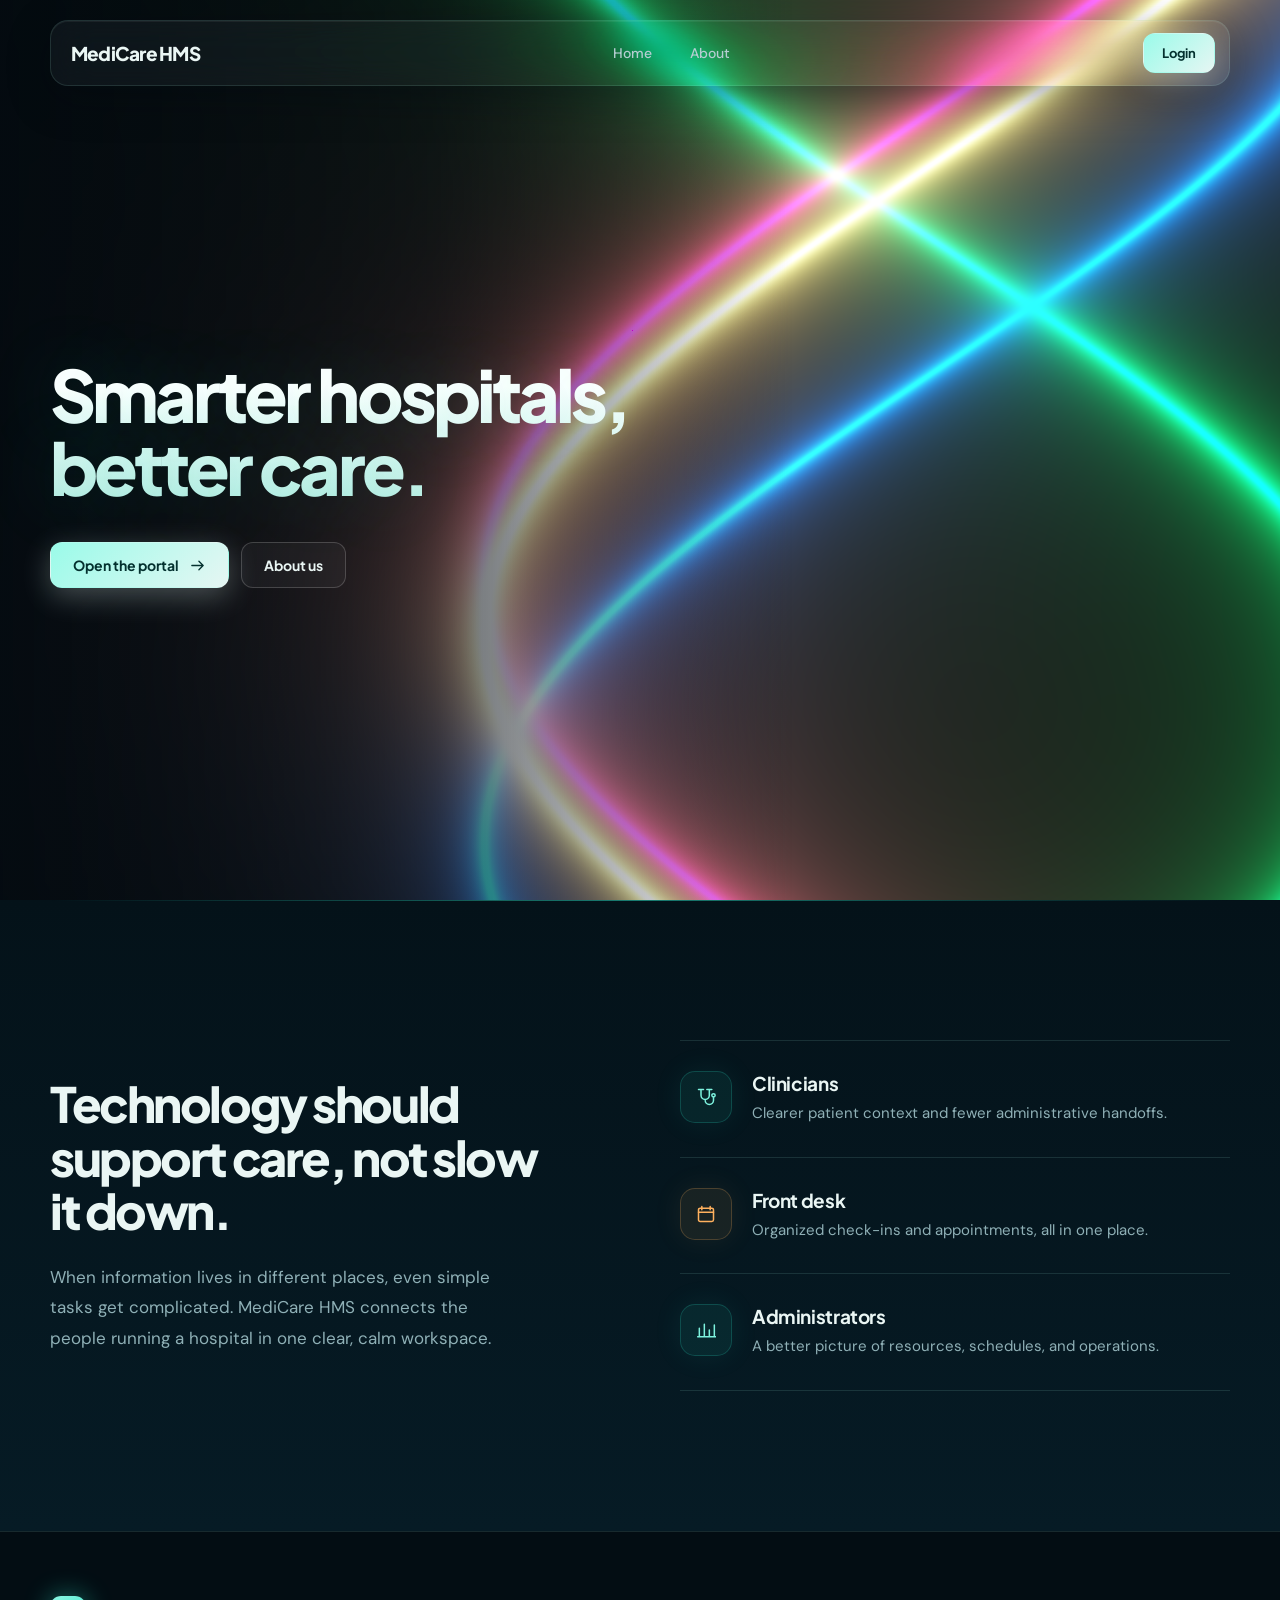
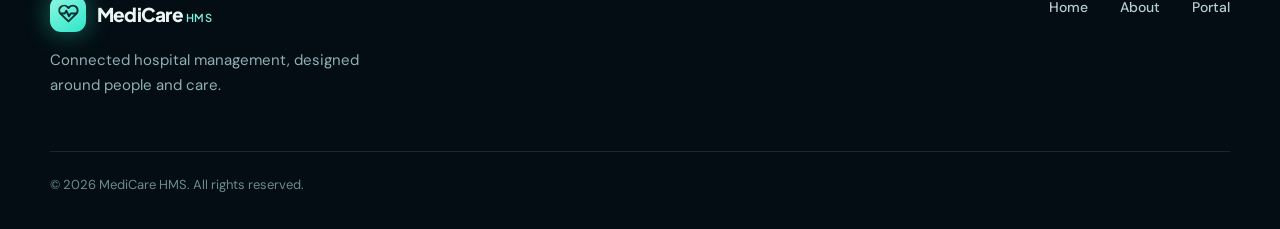
<file: frontend/main.html>
<!DOCTYPE html>
<html lang="en">
<head>
  <meta charset="UTF-8">
  <meta name="viewport" content="width=device-width, initial-scale=1.0, viewport-fit=cover">
  <meta name="theme-color" content="#041219">
  <meta name="description" content="MediCare HMS brings patients, people, and hospital operations together in one modern healthcare workspace.">
  <title>HMS</title>
  <link rel="preconnect" href="https://fonts.googleapis.com">
  <link rel="preconnect" href="https://fonts.gstatic.com" crossorigin>
  <link href="https://fonts.googleapis.com/css2?family=DM+Sans:wght@400;500;600&family=Plus+Jakarta+Sans:wght@500;600;700;800&display=swap" rel="stylesheet">
  <style>
    :root {
      --abyss: #041219;
      --deep: #082230;
      --teal: #2ee6c9;
      --teal-soft: #7df2de;
      --amber: #ffb15e;
      --ivory: #eaf6f4;
      --muted: #8fb0b6;
      --line: rgba(160, 235, 225, .13);
      --glass: rgba(255, 255, 255, .045);
    }
    *, *::before, *::after { box-sizing: border-box; }
    html { scroll-behavior: smooth; scroll-padding-top: 90px; background: var(--abyss); }
    body {
      margin: 0; color: var(--ivory); background: var(--abyss);
      font-family: 'DM Sans', system-ui, -apple-system, sans-serif;
      -webkit-font-smoothing: antialiased; overflow-x: hidden;
    }
    h1, h2, h3, p, ul { margin: 0; padding: 0; }
    h1, h2, h3, .brand, .btn { font-family: 'Plus Jakarta Sans', system-ui, sans-serif; }
    a { color: inherit; text-decoration: none; }
    button { font: inherit; cursor: pointer; }
    a:focus-visible, button:focus-visible { outline: 3px solid var(--teal-soft); outline-offset: 4px; border-radius: 8px; }
    .icon { width: 20px; height: 20px; stroke: currentColor; stroke-width: 1.8; fill: none; stroke-linecap: round; stroke-linejoin: round; flex-shrink: 0; }
    .container { width: min(100% - 48px, 1180px); margin: 0 auto; }

    /* ───────── Hero ───────── */
    .hero {
      position: relative; isolation: isolate; overflow: hidden;
      min-height: 100vh; min-height: 100svh;
      display: flex; flex-direction: column;
      background:
        radial-gradient(ellipse 60% 70% at 74% 48%, #0d3b4a 0%, rgba(9, 44, 58, .6) 38%, transparent 72%),
        radial-gradient(ellipse 50% 60% at 8% 100%, rgba(255, 177, 94, .07), transparent 70%),
        linear-gradient(180deg, #05161f 0%, #041219 100%);
    }
    #helix { position: absolute; inset: 0; z-index: 1; width: 100%; height: 100%; display: block; pointer-events: none; }
    .hero-shade { position: absolute; inset: 0; z-index: 2; pointer-events: none; background: linear-gradient(90deg, rgba(3, 10, 16, .92) 0%, rgba(3, 10, 16, .6) 34%, transparent 62%); }

    .site-header { position: relative; z-index: 20; padding: 20px 0 0; }
    .nav-shell {
      display: flex; align-items: center; justify-content: space-between; gap: 24px;
      min-height: 66px; padding: 10px 14px 10px 20px;
      background: var(--glass); border: 1px solid var(--line); border-radius: 18px;
      backdrop-filter: blur(18px) saturate(1.3); -webkit-backdrop-filter: blur(18px) saturate(1.3);
      box-shadow: 0 12px 40px rgba(0, 8, 14, .35), inset 0 1px 0 rgba(255, 255, 255, .06);
    }
    .brand { display: inline-flex; align-items: center; gap: 11px; font-size: 19px; font-weight: 800; letter-spacing: -.04em; white-space: nowrap; }
    .brand-mark {
      width: 36px; height: 36px; display: grid; place-items: center; border-radius: 11px; color: #05302f;
      background: linear-gradient(145deg, #8ff7e3, #2ee6c9); box-shadow: 0 0 26px rgba(46, 230, 201, .45);
    }
    .brand-mark .icon { width: 21px; height: 21px; stroke-width: 2.2; }
    .brand small { color: var(--teal-soft); font-weight: 600; font-size: 11px; letter-spacing: .04em; margin-left: 3px; }
    .nav-links { display: flex; gap: 6px; list-style: none; }
    .nav-links a { display: block; padding: 10px 16px; border-radius: 10px; color: #b5cdd1; font-size: 14px; font-weight: 500; transition: color .2s, background .2s; }
    .nav-links a:hover { color: #fff; background: rgba(255, 255, 255, .06); }
    .btn {
      display: inline-flex; align-items: center; justify-content: center; gap: 10px;
      padding: 13px 22px; border-radius: 12px; border: 1px solid transparent;
      font-size: 14px; font-weight: 700; white-space: nowrap; transition: transform .25s, box-shadow .25s, background .25s;
    }
    .btn:hover { transform: translateY(-2px); }
    .btn-primary { color: #04312f; background: linear-gradient(135deg, #9afbe9, #e6f6f3); box-shadow: 0 8px 30px rgba(234, 255, 252, 0.28); }
    .btn-ghost { color: var(--ivory); border-color: rgba(255, 255, 255, .18); background: rgba(255, 255, 255, .04); }
    .btn-ghost:hover { background: rgba(255, 255, 255, .1); }
    .nav-cta { padding: 11px 18px; font-size: 13px; }
    .menu-toggle { display: none; width: 44px; height: 44px; place-items: center; background: transparent; border: 0; color: #fff; }
    .menu-toggle .close-icon { display: none; }
    .menu-toggle[aria-expanded="true"] .menu-icon { display: none; }
    .menu-toggle[aria-expanded="true"] .close-icon { display: block; }
    .mobile-menu {
      display: none; margin-top: 10px; padding: 10px; border-radius: 18px;
      background: rgba(6, 28, 38, .88); border: 1px solid var(--line);
      backdrop-filter: blur(20px); -webkit-backdrop-filter: blur(20px);
    }
    .mobile-menu.open { display: grid; gap: 2px; }
    .mobile-menu a { padding: 14px 16px; border-radius: 12px; font-weight: 500; color: #cfe3e6; }
    .mobile-menu a:hover { background: rgba(255, 255, 255, .06); }

    .hero-copy { position: relative; z-index: 10; flex: 1; display: flex; align-items: center; padding: 56px 0 96px; }
    .hero-copy .container { width: min(100% - 48px, 1180px); }
    .hero h1 {
      max-width: 620px; font-size: clamp(42px, 5.6vw, 84px); line-height: 1.02; letter-spacing: -.055em; font-weight: 800;
      background: linear-gradient(180deg, #ffffff 20%, #b6ece2 100%); -webkit-background-clip: text; background-clip: text; -webkit-text-fill-color: transparent;
      text-shadow: 0 0 80px rgba(46, 230, 201, .2);
    }
    .hero-sub { max-width: 440px; margin-top: 24px; color: #a9c3c8; font-size: 17px; line-height: 1.75; }
    .hero-actions { display: flex; flex-wrap: wrap; gap: 12px; margin-top: 38px; }

    /* ───────── About ───────── */
    .about { position: relative; padding: 140px 0; background: linear-gradient(180deg, #041219 0%, #061b25 100%); }
    .about::before { content: ''; position: absolute; top: 0; left: 50%; width: min(1180px, 100% - 48px); height: 1px; transform: translateX(-50%); background: linear-gradient(90deg, transparent, rgba(46, 230, 201, .5), transparent); }
    .about-grid { display: grid; grid-template-columns: minmax(0, 1fr) minmax(0, 1fr); gap: 80px; align-items: center; }
    .about h2 { font-size: clamp(32px, 3.8vw, 52px); line-height: 1.1; letter-spacing: -.05em; font-weight: 800; max-width: 520px; }
    .about-text { margin-top: 24px; max-width: 470px; color: var(--muted); font-size: 17px; line-height: 1.8; }
    .about-list { list-style: none; border-top: 1px solid var(--line); }
    .about-list li { display: grid; grid-template-columns: 52px 1fr; gap: 20px; align-items: start; padding: 30px 0; border-bottom: 1px solid var(--line); }
    .about-ico { width: 52px; height: 52px; display: grid; place-items: center; border-radius: 15px; color: var(--teal-soft); background: rgba(46, 230, 201, .08); border: 1px solid rgba(46, 230, 201, .2); box-shadow: 0 0 30px rgba(46, 230, 201, .08); }
    .about-ico.warm { color: var(--amber); background: rgba(255, 177, 94, .08); border-color: rgba(255, 177, 94, .22); box-shadow: 0 0 30px rgba(255, 177, 94, .08); }
    .about-list h3 { font-size: 19px; font-weight: 700; letter-spacing: -.02em; }
    .about-list p { margin-top: 6px; color: var(--muted); font-size: 15px; line-height: 1.7; }

    /* ───────── Footer ───────── */
    .footer { padding: 64px 0 36px; background: #030d13; border-top: 1px solid var(--line); }
    .footer-top { display: flex; justify-content: space-between; flex-wrap: wrap; gap: 40px; }
    .footer-desc { margin-top: 16px; max-width: 320px; color: var(--muted); font-size: 15px; line-height: 1.7; }
    .footer-links { display: flex; gap: 32px; flex-wrap: wrap; list-style: none; align-self: flex-start; }
    .footer-links a { color: #b5cdd1; font-size: 14px; font-weight: 500; transition: color .2s; }
    .footer-links a:hover { color: var(--teal-soft); }
    .footer-bottom { margin-top: 52px; padding-top: 24px; border-top: 1px solid var(--line); color: #6d8a91; font-size: 13px; }

    @media (max-width: 900px) {
      .nav-links, .nav-cta { display: none; }
      .menu-toggle { display: grid; }
      .hero-shade { background: linear-gradient(180deg, rgba(4, 18, 25, .55), rgba(4, 18, 25, .25) 40%, rgba(4, 18, 25, .7)); }
      .hero-copy { align-items: flex-end; padding-bottom: 72px; }
      .about { padding: 96px 0; }
      .about-grid { grid-template-columns: 1fr; gap: 56px; }
    }
    @media (prefers-reduced-motion: reduce) { html { scroll-behavior: auto; } .btn { transition: none; } }
  </style>
</head>
<body>
  <svg width="0" height="0" style="position:absolute" aria-hidden="true">
    <symbol id="i-heart" viewBox="0 0 24 24"><path d="M20.8 4.6a5.5 5.5 0 0 0-7.8 0L12 5.7l-1.1-1.1a5.5 5.5 0 0 0-7.8 7.8L12 21l8.8-8.6a5.5 5.5 0 0 0 0-7.8Z"/><path d="M3.7 12h4l1.8-3.2 3.1 6.4 1.9-3.2h5.8"/></symbol>
    <symbol id="i-arrow" viewBox="0 0 24 24"><path d="M4 12h16m-6-6 6 6-6 6"/></symbol>
    <symbol id="i-menu" viewBox="0 0 24 24"><path d="M4 7h16M4 12h16M4 17h16"/></symbol>
    <symbol id="i-close" viewBox="0 0 24 24"><path d="M5 5l14 14M19 5 5 19"/></symbol>
    <symbol id="i-stetho" viewBox="0 0 24 24"><path d="M6 3v7a5 5 0 0 0 10 0V3M3 3h6M13 3h6M11 15v1a5 5 0 0 0 10 0v-4"/><circle cx="21" cy="10" r="2"/></symbol>
    <symbol id="i-calendar" viewBox="0 0 24 24"><rect x="3" y="5" width="18" height="16" rx="2"/><path d="M7 3v4M17 3v4M3 10h18"/></symbol>
    <symbol id="i-chart" viewBox="0 0 24 24"><path d="M4 20V10M10 20V5M16 20v-8M22 20v-14M2 20h22"/></symbol>
  </svg>

  <!-- ═════════ HERO ═════════ -->
  <section class="hero" id="top" aria-labelledby="hero-heading">
    <canvas id="helix" role="img" aria-label="Four glowing strands of light twisting like a DNA helix"></canvas>
    <div class="hero-shade" aria-hidden="true"></div>

    <header class="site-header">
      <div class="container">
        <nav class="nav-shell" aria-label="Main navigation">
          <a class="brand" href="#top" aria-label="MediCare HMS, back to top">
            <!-- <span class="brand-mark"><svg class="icon"><use href="#i-heart"/></svg></span> -->
            <span>MediCare HMS</span>
          </a>
          <ul class="nav-links">
            <li><a href="#top">Home</a></li>
            <li><a href="#about">About</a></li>
          </ul>
          <a class="btn btn-primary nav-cta" href="index.html">Login</a>
          <button class="menu-toggle" id="menu-toggle" type="button" aria-controls="mobile-menu" aria-expanded="false" aria-label="Toggle navigation menu">
            <svg class="icon menu-icon"><use href="#i-menu"/></svg>
            <svg class="icon close-icon"><use href="#i-close"/></svg>
          </button>
        </nav>
        <div class="mobile-menu" id="mobile-menu">
          <a href="#top">Home</a>
          <a href="#about">About</a>
          <a href="index.html">Get started</a>
        </div>
      </div>
    </header>

    <div class="hero-copy">
      <div class="container">
        <h1 id="hero-heading">Smarter hospitals, better care.</h1>
        <div class="hero-actions">
          <a class="btn btn-primary" href="index.html">Open the portal <svg class="icon" style="width:17px;height:17px"><use href="#i-arrow"/></svg></a>
          <a class="btn btn-ghost" href="#about">About us</a>
        </div>
      </div>
    </div>
  </section>

  <!-- ═════════ ABOUT ═════════ -->
  <section class="about" id="about" aria-labelledby="about-heading">
    <div class="container about-grid">
      <div>
        <h2 id="about-heading">Technology should support care, not slow it down.</h2>
        <p class="about-text">When information lives in different places, even simple tasks get complicated. MediCare HMS connects the people running a hospital in one clear, calm workspace.</p>
      </div>
      <ul class="about-list">
        <li>
          <span class="about-ico"><svg class="icon"><use href="#i-stetho"/></svg></span>
          <div><h3>Clinicians</h3><p>Clearer patient context and fewer administrative handoffs.</p></div>
        </li>
        <li>
          <span class="about-ico warm"><svg class="icon"><use href="#i-calendar"/></svg></span>
          <div><h3>Front desk</h3><p>Organized check-ins and appointments, all in one place.</p></div>
        </li>
        <li>
          <span class="about-ico"><svg class="icon"><use href="#i-chart"/></svg></span>
          <div><h3>Administrators</h3><p>A better picture of resources, schedules, and operations.</p></div>
        </li>
      </ul>
    </div>
  </section>

  <!-- ═════════ FOOTER ═════════ -->
  <footer class="footer">
    <div class="container">
      <div class="footer-top">
        <div>
          <a class="brand" href="#top">
            <span class="brand-mark"><svg class="icon"><use href="#i-heart"/></svg></span>
            <span>MediCare<small>HMS</small></span>
          </a>
          <p class="footer-desc">Connected hospital management, designed around people and care.</p>
        </div>
        <ul class="footer-links">
          <li><a href="#top">Home</a></li>
          <li><a href="#about">About</a></li>
          <li><a href="index.html">Portal</a></li>
        </ul>
      </div>
      <div class="footer-bottom">© <span id="year">2026</span> MediCare HMS. All rights reserved.</div>
    </div>
  </footer>

  <script>
  (function () {
    document.getElementById('year').textContent = new Date().getFullYear();

    /* Mobile menu */
    var toggle = document.getElementById('menu-toggle'), menu = document.getElementById('mobile-menu');
    toggle.addEventListener('click', function () {
      var open = menu.classList.toggle('open');
      toggle.setAttribute('aria-expanded', String(open));
    });
    menu.addEventListener('click', function (e) {
      if (e.target.tagName === 'A') { menu.classList.remove('open'); toggle.setAttribute('aria-expanded', 'false'); }
    });

    /* ═══════════ GLOWING HELIX — WebGL port of Shadertoy mdKBWd ═══════════
       Four sine strands (red, green, blue, yellow) with a 0.1/|x| glow falloff.
       The math is identical to the original mainImage(); u_center only slides
       the helix to the right so the headline stays readable. */
    var hero = document.getElementById('top');
    var canvas = document.getElementById('helix');
    var reduced = window.matchMedia('(prefers-reduced-motion: reduce)');
    var gl = canvas.getContext('webgl', { antialias: false, alpha: false, powerPreference: 'low-power' });
    if (!gl) return;

    var vs = 'attribute vec2 a_pos; void main(){ gl_Position = vec4(a_pos, 0.0, 1.0); }';
    var fs = [
      'precision highp float;',
      'uniform vec2 iResolution; uniform float iTime; uniform float u_center;',
      'void mainImage(out vec4 fragColor, in vec2 fragCoord){',
      '  vec3 rColor = vec3(0.9, 0.0, 0.3);',
      '  vec3 gColor = vec3(0.0, 0.9, 0.3);',
      '  vec3 bColor = vec3(0.0, 0.3, 0.9);',
      '  vec3 yColor = vec3(0.9, 0.9, 0.3);',
      '  vec2 p = (fragCoord.xy * 2.0 - iResolution.xy);',
      '  p /= min(iResolution.x, iResolution.y);',
      '  p.x -= u_center * iResolution.x / min(iResolution.x, iResolution.y);', // slide helix right (0 = centred)
      '  float a = sin(p.y * 1.5 - iTime * 0.1) / 1.0;',
      '  float b = cos(p.y * 1.5 - iTime * 0.2) / 1.0;',
      '  float c = sin(p.y * 1.5 - iTime * 0.3 + 3.14) / 1.0;',
      '  float d = cos(p.y * 1.5 - iTime * 0.5 + 3.14) / 1.0;',
      '  float e = 0.1 / abs(p.x + a);',
      '  float f = 0.1 / abs(p.x + b);',
      '  float g = 0.1 / abs(p.x + c);',
      '  float h = 0.1 / abs(p.x + d);',
      '  vec3 destColor = rColor * e + gColor * f + bColor * g + yColor * h;',
      '  destColor = 1.0 - exp(-destColor * 0.8);',   // soft highlight rolloff; delete this line for the raw Shadertoy look
      '  fragColor = vec4(destColor, 1.0);',
      '}',
      'void main(){ vec4 c; mainImage(c, gl_FragCoord.xy); gl_FragColor = c; }'
    ].join('\n');

    function compile(type, src) {
      var sh = gl.createShader(type); gl.shaderSource(sh, src); gl.compileShader(sh);
      if (!gl.getShaderParameter(sh, gl.COMPILE_STATUS)) { console.warn(gl.getShaderInfoLog(sh)); return null; }
      return sh;
    }
    var v = compile(gl.VERTEX_SHADER, vs), f = compile(gl.FRAGMENT_SHADER, fs);
    if (!v || !f) return;
    var prog = gl.createProgram(); gl.attachShader(prog, v); gl.attachShader(prog, f); gl.linkProgram(prog);
    if (!gl.getProgramParameter(prog, gl.LINK_STATUS)) { console.warn(gl.getProgramInfoLog(prog)); return; }
    gl.useProgram(prog);

    var buf = gl.createBuffer(); gl.bindBuffer(gl.ARRAY_BUFFER, buf);
    gl.bufferData(gl.ARRAY_BUFFER, new Float32Array([-1, -1, 1, -1, -1, 1, -1, 1, 1, -1, 1, 1]), gl.STATIC_DRAW);
    var loc = gl.getAttribLocation(prog, 'a_pos'); gl.enableVertexAttribArray(loc); gl.vertexAttribPointer(loc, 2, gl.FLOAT, false, 0, 0);
    var uRes = gl.getUniformLocation(prog, 'iResolution'), uTime = gl.getUniformLocation(prog, 'iTime'), uCenter = gl.getUniformLocation(prog, 'u_center');

    var W = 0, H = 0;
    function resize() {
      var r = hero.getBoundingClientRect(), dpr = Math.min(window.devicePixelRatio || 1, 1.5);
      W = Math.max(1, Math.round(r.width * dpr)); H = Math.max(1, Math.round(r.height * dpr));
      canvas.width = W; canvas.height = H; gl.viewport(0, 0, W, H);
    }
    var start = performance.now(), raf = 0, visible = true;
    function draw(now) {
      var t = reduced.matches ? 40 : (now - start) / 1000 + 40;   // +40s so it never starts at the symmetric t=0 pose
      var aspect = W / Math.min(W, H);
      var narrow = hero.clientWidth < 900;
      gl.uniform2f(uRes, W, H); gl.uniform1f(uTime, t);
      gl.uniform1f(uCenter, narrow ? .28 : .46);                   // helix centre as a fraction of the shorter side
      gl.drawArrays(gl.TRIANGLES, 0, 6);
    }
    function loop(now) { raf = 0; if (!visible || document.hidden) return; draw(now); if (!reduced.matches) raf = requestAnimationFrame(loop); }
    function kick() { if (!raf && visible && !document.hidden) raf = requestAnimationFrame(loop); }

    resize(); kick();
    window.addEventListener('resize', function () { resize(); if (reduced.matches) draw(0); kick(); }, { passive: true });
    document.addEventListener('visibilitychange', kick);
    if ('IntersectionObserver' in window) new IntersectionObserver(function (e) { visible = e[0].isIntersecting; if (visible) kick(); }).observe(hero);
  })();
  </script>
</body>
</html>
</file>
<file: frontend/css/styles.css>
/* ============================================================
   HOSPITAL MANAGEMENT SYSTEM - Global Styles
   Primary: #2563EB | Teal: #0D9488 | Gray: #F8FAFC
   Font: Inter (Google Fonts)
   ============================================================ */

@import url('https://fonts.googleapis.com/css2?family=Inter:wght@300;400;500;600;700;800&display=swap');

/* ── Reset & Base ─────────────────────────────────────────── */
*, *::before, *::after { box-sizing: border-box; margin: 0; padding: 0; }

:root {
  --primary:       #2563EB;
  --primary-dark:  #1D4ED8;
  --primary-light: #EFF6FF;
  --teal:          #0D9488;
  --teal-light:    #F0FDFA;
  --danger:        #EF4444;
  --warning:       #F59E0B;
  --success:       #10B981;
  --purple:        #8B5CF6;
  --sidebar-w:     260px;
  --sidebar-collapsed: 70px;
  --header-h:      64px;
  --gray-50:       #F8FAFC;
  --gray-100:      #F1F5F9;
  --gray-200:      #E2E8F0;
  --gray-300:      #CBD5E1;
  --gray-400:      #94A3B8;
  --gray-500:      #64748B;
  --gray-600:      #475569;
  --gray-700:      #334155;
  --gray-800:      #1E293B;
  --gray-900:      #0F172A;
  --shadow-sm:     0 1px 3px rgba(0,0,0,.08), 0 1px 2px rgba(0,0,0,.06);
  --shadow-md:     0 4px 12px rgba(0,0,0,.08), 0 2px 6px rgba(0,0,0,.06);
  --shadow-lg:     0 10px 30px rgba(0,0,0,.10), 0 4px 12px rgba(0,0,0,.08);
  --shadow-xl:     0 20px 50px rgba(0,0,0,.12);
  --radius-sm:     6px;
  --radius:        10px;
  --radius-lg:     16px;
  --radius-xl:     24px;
  --transition:    all .2s cubic-bezier(.4,0,.2,1);
}

html { scroll-behavior: smooth; font-size: 15px; }

body {
  font-family: 'Inter', -apple-system, BlinkMacSystemFont, sans-serif;
  background: var(--gray-50);
  color: var(--gray-800);
  line-height: 1.6;
  overflow-x: hidden;
}

a { text-decoration: none; color: inherit; }
button { cursor: pointer; border: none; outline: none; }
input, select, textarea { font-family: inherit; outline: none; }
ul { list-style: none; }
img { max-width: 100%; display: block; }

/* ── Scrollbar ───────────────────────────────────────────── */
::-webkit-scrollbar { width: 6px; height: 6px; }
::-webkit-scrollbar-track { background: transparent; }
::-webkit-scrollbar-thumb { background: var(--gray-300); border-radius: 99px; }
::-webkit-scrollbar-thumb:hover { background: var(--gray-400); }

/* ── Typography ──────────────────────────────────────────── */
.text-xs   { font-size: .75rem; }
.text-sm   { font-size: .85rem; }
.text-base { font-size: 1rem; }
.text-lg   { font-size: 1.125rem; }
.text-xl   { font-size: 1.25rem; }
.text-2xl  { font-size: 1.5rem; }
.text-3xl  { font-size: 1.875rem; }
.fw-400    { font-weight: 400; }
.fw-500    { font-weight: 500; }
.fw-600    { font-weight: 600; }
.fw-700    { font-weight: 700; }
.fw-800    { font-weight: 800; }

/* ── Colors ──────────────────────────────────────────────── */
.text-primary  { color: var(--primary); }
.text-teal     { color: var(--teal); }
.text-danger   { color: var(--danger); }
.text-warning  { color: var(--warning); }
.text-success  { color: var(--success); }
.text-muted    { color: var(--gray-500); }
.text-white    { color: #fff; }

/* ── Layout ──────────────────────────────────────────────── */
.flex { display: flex; }
.flex-col { flex-direction: column; }
.items-center { align-items: center; }
.items-start { align-items: flex-start; }
.justify-between { justify-content: space-between; }
.justify-center { justify-content: center; }
.justify-end { justify-content: flex-end; }
.gap-1 { gap: .25rem; }
.gap-2 { gap: .5rem; }
.gap-3 { gap: .75rem; }
.gap-4 { gap: 1rem; }
.gap-6 { gap: 1.5rem; }
.gap-8 { gap: 2rem; }
.flex-1 { flex: 1; }
.flex-wrap { flex-wrap: wrap; }

.grid { display: grid; }
.grid-2 { grid-template-columns: repeat(2, 1fr); }
.grid-3 { grid-template-columns: repeat(3, 1fr); }
.grid-4 { grid-template-columns: repeat(4, 1fr); }

/* ── Spacing ─────────────────────────────────────────────── */
.p-2 { padding: .5rem; }
.p-3 { padding: .75rem; }
.p-4 { padding: 1rem; }
.p-6 { padding: 1.5rem; }
.p-8 { padding: 2rem; }
.px-4 { padding-left: 1rem; padding-right: 1rem; }
.px-6 { padding-left: 1.5rem; padding-right: 1.5rem; }
.py-2 { padding-top: .5rem; padding-bottom: .5rem; }
.py-3 { padding-top: .75rem; padding-bottom: .75rem; }
.py-4 { padding-top: 1rem; padding-bottom: 1rem; }
.mt-1 { margin-top: .25rem; }
.mt-2 { margin-top: .5rem; }
.mt-3 { margin-top: .75rem; }
.mt-4 { margin-top: 1rem; }
.mt-6 { margin-top: 1.5rem; }
.mb-1 { margin-bottom: .25rem; }
.mb-2 { margin-bottom: .5rem; }
.mb-3 { margin-bottom: .75rem; }
.mb-4 { margin-bottom: 1rem; }
.mb-6 { margin-bottom: 1.5rem; }
.ml-auto { margin-left: auto; }
.mr-auto { margin-right: auto; }

/* ── Card ─────────────────────────────────────────────────── */
.card {
  background: #fff;
  border-radius: var(--radius-lg);
  box-shadow: var(--shadow-sm);
  border: 1px solid var(--gray-100);
  transition: var(--transition);
}
.card:hover { box-shadow: var(--shadow-md); }
.card-header {
  padding: 1.25rem 1.5rem;
  border-bottom: 1px solid var(--gray-100);
  display: flex;
  align-items: center;
  justify-content: space-between;
}
.card-body { padding: 1.5rem; }
.card-title { font-size: 1rem; font-weight: 600; color: var(--gray-800); }

/* ── Buttons ──────────────────────────────────────────────── */
.btn {
  display: inline-flex;
  align-items: center;
  gap: .5rem;
  padding: .55rem 1.25rem;
  border-radius: var(--radius);
  font-size: .875rem;
  font-weight: 500;
  transition: var(--transition);
  white-space: nowrap;
}
.btn-primary {
  background: var(--primary);
  color: #fff;
  box-shadow: 0 2px 8px rgba(37,99,235,.35);
}
.btn-primary:hover {
  background: var(--primary-dark);
  box-shadow: 0 4px 16px rgba(37,99,235,.45);
  transform: translateY(-1px);
}
.btn-outline {
  background: transparent;
  border: 1.5px solid var(--gray-200);
  color: var(--gray-700);
}
.btn-outline:hover { border-color: var(--primary); color: var(--primary); background: var(--primary-light); }
.btn-success { background: var(--success); color: #fff; }
.btn-success:hover { background: #059669; }
.btn-danger { background: var(--danger); color: #fff; }
.btn-danger:hover { background: #DC2626; }
.btn-warning { background: var(--warning); color: #fff; }
.btn-warning:hover { background: #D97706; }
.btn-teal { background: var(--teal); color: #fff; }
.btn-teal:hover { background: #0F766E; }
.btn-sm { padding: .35rem .85rem; font-size: .8rem; }
.btn-lg { padding: .8rem 1.8rem; font-size: 1rem; }
.btn-icon {
  width: 34px; height: 34px;
  padding: 0;
  border-radius: var(--radius-sm);
  justify-content: center;
}

/* ── Badges ───────────────────────────────────────────────── */
.badge {
  display: inline-flex;
  align-items: center;
  gap: .3rem;
  padding: .22rem .7rem;
  border-radius: 99px;
  font-size: .75rem;
  font-weight: 600;
  text-transform: uppercase;
  letter-spacing: .04em;
}
.badge-primary   { background: var(--primary-light); color: var(--primary); }
.badge-success   { background: #D1FAE5; color: #065F46; }
.badge-danger    { background: #FEE2E2; color: #991B1B; }
.badge-warning   { background: #FEF3C7; color: #92400E; }
.badge-purple    { background: #EDE9FE; color: #5B21B6; }
.badge-teal      { background: var(--teal-light); color: var(--teal); }
.badge-gray      { background: var(--gray-100); color: var(--gray-600); }

/* ── Form Elements ────────────────────────────────────────── */
.form-group { margin-bottom: 1.1rem; }
.form-group label {
  display: block;
  font-size: .825rem;
  font-weight: 600;
  color: var(--gray-700);
  margin-bottom: .4rem;
}
.form-control {
  width: 100%;
  padding: .62rem 1rem;
  border: 1.5px solid var(--gray-200);
  border-radius: var(--radius);
  font-size: .9rem;
  color: var(--gray-800);
  background: #fff;
  transition: var(--transition);
}
.form-control:focus {
  border-color: var(--primary);
  box-shadow: 0 0 0 3px rgba(37,99,235,.12);
}
.form-control::placeholder { color: var(--gray-400); }
.input-icon-wrap { position: relative; }
.input-icon-wrap .icon {
  position: absolute;
  left: .9rem;
  top: 50%;
  transform: translateY(-50%);
  color: var(--gray-400);
  font-size: 1rem;
}
.input-icon-wrap .form-control { padding-left: 2.5rem; }
.input-icon-wrap .icon-right {
  position: absolute;
  right: .9rem;
  top: 50%;
  transform: translateY(-50%);
  color: var(--gray-400);
  cursor: pointer;
}

/* ── Table ────────────────────────────────────────────────── */
.table-wrap { overflow-x: auto; border-radius: var(--radius-lg); }
.table {
  width: 100%;
  border-collapse: collapse;
  font-size: .875rem;
}
.table th {
  background: var(--gray-50);
  color: var(--gray-500);
  font-weight: 600;
  font-size: .78rem;
  text-transform: uppercase;
  letter-spacing: .06em;
  padding: .85rem 1.1rem;
  border-bottom: 1px solid var(--gray-200);
  white-space: nowrap;
}
.table td {
  padding: .9rem 1.1rem;
  border-bottom: 1px solid var(--gray-100);
  color: var(--gray-700);
  vertical-align: middle;
}
.table tbody tr:last-child td { border-bottom: none; }
.table tbody tr { transition: var(--transition); }
.table tbody tr:hover { background: var(--gray-50); }

/* ── Avatar ───────────────────────────────────────────────── */
.avatar {
  width: 38px; height: 38px;
  border-radius: 50%;
  object-fit: cover;
  display: flex;
  align-items: center;
  justify-content: center;
  font-weight: 700;
  font-size: .85rem;
  color: #fff;
  flex-shrink: 0;
}
.avatar-sm { width: 30px; height: 30px; font-size: .75rem; }
.avatar-lg { width: 52px; height: 52px; font-size: 1.1rem; }
.avatar-xl { width: 72px; height: 72px; font-size: 1.4rem; }

/* ── Progress ─────────────────────────────────────────────── */
.progress { height: 6px; background: var(--gray-100); border-radius: 99px; overflow: hidden; }
.progress-bar {
  height: 100%;
  border-radius: 99px;
  transition: width .6s ease;
}

/* ── Divider ──────────────────────────────────────────────── */
.divider { height: 1px; background: var(--gray-100); margin: 1rem 0; }

/* ── Toast ────────────────────────────────────────────────── */
#toast-container {
  position: fixed;
  top: 1.25rem;
  right: 1.25rem;
  z-index: 9999;
  display: flex;
  flex-direction: column;
  gap: .6rem;
}
.toast {
  display: flex;
  align-items: center;
  gap: .75rem;
  padding: .9rem 1.2rem;
  background: #fff;
  border-radius: var(--radius-lg);
  box-shadow: var(--shadow-lg);
  font-size: .875rem;
  font-weight: 500;
  min-width: 280px;
  animation: slideInRight .3s ease;
  border-left: 4px solid var(--primary);
}
.toast.success { border-color: var(--success); }
.toast.error   { border-color: var(--danger); }
.toast.warning { border-color: var(--warning); }
.toast-icon { font-size: 1.1rem; }
.toast-close { margin-left: auto; color: var(--gray-400); cursor: pointer; }

/* ── Modal ────────────────────────────────────────────────── */
.modal-overlay {
  position: fixed;
  inset: 0;
  background: rgba(15,23,42,.5);
  backdrop-filter: blur(4px);
  z-index: 1000;
  display: flex;
  align-items: center;
  justify-content: center;
  padding: 1rem;
  opacity: 0;
  pointer-events: none;
  transition: opacity .25s ease;
}
.modal-overlay.active { opacity: 1; pointer-events: all; }
.modal {
  background: #fff;
  border-radius: var(--radius-xl);
  box-shadow: var(--shadow-xl);
  width: 100%;
  max-width: 560px;
  max-height: 90vh;
  overflow-y: auto;
  transform: scale(.95) translateY(10px);
  transition: transform .25s ease;
}
.modal-overlay.active .modal { transform: scale(1) translateY(0); }
.modal-lg { max-width: 760px; }
.modal-header {
  padding: 1.5rem;
  border-bottom: 1px solid var(--gray-100);
  display: flex;
  align-items: center;
  justify-content: space-between;
}
.modal-title { font-size: 1.1rem; font-weight: 700; }
.modal-close {
  width: 32px; height: 32px;
  border-radius: 50%;
  background: var(--gray-100);
  display: flex;
  align-items: center;
  justify-content: center;
  color: var(--gray-600);
  font-size: 1rem;
  cursor: pointer;
  transition: var(--transition);
}
.modal-close:hover { background: var(--gray-200); }
.modal-body { padding: 1.5rem; }
.modal-footer {
  padding: 1.25rem 1.5rem;
  border-top: 1px solid var(--gray-100);
  display: flex;
  gap: .75rem;
  justify-content: flex-end;
}

/* ── Pagination ───────────────────────────────────────────── */
.pagination { display: flex; align-items: center; gap: .3rem; }
.page-btn {
  width: 34px; height: 34px;
  border-radius: var(--radius-sm);
  display: flex;
  align-items: center;
  justify-content: center;
  font-size: .85rem;
  font-weight: 500;
  color: var(--gray-600);
  background: #fff;
  border: 1.5px solid var(--gray-200);
  cursor: pointer;
  transition: var(--transition);
}
.page-btn:hover, .page-btn.active {
  background: var(--primary);
  border-color: var(--primary);
  color: #fff;
}

/* ── Search Bar ───────────────────────────────────────────── */
.search-bar {
  position: relative;
  flex: 1;
}
.search-bar i {
  position: absolute;
  left: .9rem;
  top: 50%;
  transform: translateY(-50%);
  color: var(--gray-400);
}
.search-bar input {
  width: 100%;
  padding: .6rem .9rem .6rem 2.4rem;
  border: 1.5px solid var(--gray-200);
  border-radius: var(--radius);
  font-size: .875rem;
  background: #fff;
  transition: var(--transition);
}
.search-bar input:focus {
  border-color: var(--primary);
  box-shadow: 0 0 0 3px rgba(37,99,235,.1);
}

/* ── Stat Card ────────────────────────────────────────────── */
.stat-card {
  background: #fff;
  border-radius: var(--radius-lg);
  padding: 1.5rem;
  display: flex;
  align-items: center;
  gap: 1.2rem;
  border: 1px solid var(--gray-100);
  box-shadow: var(--shadow-sm);
  transition: var(--transition);
  position: relative;
  overflow: hidden;
}
.stat-card::before {
  content: '';
  position: absolute;
  top: 0; left: 0;
  width: 4px;
  height: 100%;
  border-radius: 4px 0 0 4px;
}
.stat-card.blue::before   { background: var(--primary); }
.stat-card.teal::before   { background: var(--teal); }
.stat-card.success::before{ background: var(--success); }
.stat-card.purple::before { background: var(--purple); }
.stat-card:hover { box-shadow: var(--shadow-md); transform: translateY(-2px); }
.stat-icon {
  width: 52px; height: 52px;
  border-radius: var(--radius);
  display: flex;
  align-items: center;
  justify-content: center;
  font-size: 1.4rem;
  flex-shrink: 0;
}
.stat-icon.blue   { background: var(--primary-light); color: var(--primary); }
.stat-icon.teal   { background: var(--teal-light); color: var(--teal); }
.stat-icon.success{ background: #D1FAE5; color: var(--success); }
.stat-icon.purple { background: #EDE9FE; color: var(--purple); }
.stat-value { font-size: 1.7rem; font-weight: 800; color: var(--gray-900); line-height: 1; }
.stat-label { font-size: .8rem; color: var(--gray-500); margin-top: .2rem; }
.stat-change {
  font-size: .78rem;
  font-weight: 600;
  display: flex;
  align-items: center;
  gap: .2rem;
  margin-top: .35rem;
}
.stat-change.up   { color: var(--success); }
.stat-change.down { color: var(--danger); }

/* ── Sidebar ──────────────────────────────────────────────── */
.sidebar {
  position: fixed;
  left: 0; top: 0; bottom: 0;
  width: var(--sidebar-w);
  background: var(--gray-900);
  display: flex;
  flex-direction: column;
  z-index: 200;
  transition: width .3s ease;
  overflow: hidden;
}
.sidebar.collapsed { width: var(--sidebar-collapsed); }
.sidebar-logo {
  padding: 1.25rem 1.5rem;
  border-bottom: 1px solid rgba(255,255,255,.07);
  display: flex;
  align-items: center;
  gap: .75rem;
  min-height: var(--header-h);
}
.sidebar-logo-icon {
  width: 36px; height: 36px;
  background: var(--primary);
  border-radius: var(--radius);
  display: flex;
  align-items: center;
  justify-content: center;
  color: #fff;
  font-size: 1.1rem;
  flex-shrink: 0;
}
.sidebar-logo-text {
  display: flex;
  flex-direction: column;
  overflow: hidden;
  transition: opacity .25s, width .25s;
}
.sidebar-logo-text .name { font-weight: 800; font-size: .95rem; color: #fff; white-space: nowrap; }
.sidebar-logo-text .sub  { font-size: .7rem; color: var(--gray-400); white-space: nowrap; }
.sidebar.collapsed .sidebar-logo-text { opacity: 0; width: 0; pointer-events: none; }

.sidebar-nav { flex: 1; overflow-y: auto; padding: 1rem 0; }
.nav-section-label {
  font-size: .65rem;
  font-weight: 700;
  letter-spacing: .1em;
  text-transform: uppercase;
  color: var(--gray-500);
  padding: 1rem 1.5rem .4rem;
  transition: opacity .25s;
  white-space: nowrap;
}
.sidebar.collapsed .nav-section-label { opacity: 0; }

.nav-item {
  display: flex;
  align-items: center;
  gap: .85rem;
  padding: .7rem 1.5rem;
  color: var(--gray-400);
  font-size: .875rem;
  font-weight: 500;
  cursor: pointer;
  transition: var(--transition);
  border-left: 3px solid transparent;
  white-space: nowrap;
  position: relative;
}
.nav-item:hover { background: rgba(255,255,255,.06); color: #fff; }
.nav-item.active {
  background: rgba(37,99,235,.2);
  color: var(--primary);
  border-left-color: var(--primary);
}
.nav-item i { font-size: 1rem; flex-shrink: 0; width: 20px; text-align: center; }
.nav-item span { overflow: hidden; transition: opacity .25s; }
.sidebar.collapsed .nav-item span { opacity: 0; }
.nav-badge {
  margin-left: auto;
  background: var(--danger);
  color: #fff;
  border-radius: 99px;
  font-size: .65rem;
  font-weight: 700;
  padding: .1rem .45rem;
  transition: opacity .25s;
}
.sidebar.collapsed .nav-badge { opacity: 0; }

.sidebar-footer {
  padding: 1rem;
  border-top: 1px solid rgba(255,255,255,.07);
}
.sidebar-user {
  display: flex;
  align-items: center;
  gap: .85rem;
  padding: .65rem .75rem;
  border-radius: var(--radius);
  cursor: pointer;
  transition: var(--transition);
}
.sidebar-user:hover { background: rgba(255,255,255,.06); }
.sidebar-user-info { overflow: hidden; transition: opacity .25s; }
.sidebar-user-info .name { font-size: .85rem; font-weight: 600; color: #fff; white-space: nowrap; }
.sidebar-user-info .role { font-size: .72rem; color: var(--gray-400); white-space: nowrap; }
.sidebar.collapsed .sidebar-user-info { opacity: 0; width: 0; pointer-events: none; }

/* ── Main Layout ──────────────────────────────────────────── */
.app-layout {
  display: flex;
  min-height: 100vh;
}
.main-content {
  flex: 1;
  margin-left: var(--sidebar-w);
  transition: margin-left .3s ease;
  min-height: 100vh;
  display: flex;
  flex-direction: column;
}
.main-content.collapsed { margin-left: var(--sidebar-collapsed); }

/* ── Header ───────────────────────────────────────────────── */
.top-header {
  height: var(--header-h);
  background: #fff;
  border-bottom: 1px solid var(--gray-100);
  display: flex;
  align-items: center;
  padding: 0 1.5rem;
  gap: 1rem;
  position: sticky;
  top: 0;
  z-index: 100;
  box-shadow: var(--shadow-sm);
}
.header-search {
  flex: 1;
  max-width: 380px;
}
.header-actions { display: flex; align-items: center; gap: .75rem; margin-left: auto; }
.header-icon-btn {
  width: 38px; height: 38px;
  border-radius: 50%;
  background: var(--gray-50);
  border: 1.5px solid var(--gray-200);
  display: flex;
  align-items: center;
  justify-content: center;
  color: var(--gray-600);
  font-size: .9rem;
  cursor: pointer;
  transition: var(--transition);
  position: relative;
}
.header-icon-btn:hover { background: var(--primary-light); border-color: var(--primary); color: var(--primary); }
.notif-dot {
  position: absolute;
  top: -2px; right: -2px;
  width: 10px; height: 10px;
  background: var(--danger);
  border-radius: 50%;
  border: 2px solid #fff;
}
.header-user {
  display: flex;
  align-items: center;
  gap: .6rem;
  cursor: pointer;
  padding: .4rem .75rem;
  border-radius: var(--radius);
  transition: var(--transition);
}
.header-user:hover { background: var(--gray-50); }
.header-user-info .name { font-size: .85rem; font-weight: 600; }
.header-user-info .role { font-size: .72rem; color: var(--gray-500); }
.sidebar-toggle {
  width: 36px; height: 36px;
  display: flex;
  align-items: center;
  justify-content: center;
  border-radius: var(--radius-sm);
  background: var(--gray-50);
  border: 1.5px solid var(--gray-200);
  color: var(--gray-600);
  cursor: pointer;
  font-size: 1rem;
  transition: var(--transition);
}
.sidebar-toggle:hover { background: var(--primary-light); border-color: var(--primary); color: var(--primary); }

/* ── Page Content ─────────────────────────────────────────── */
.page-content { flex: 1; padding: 1.75rem; overflow-y: auto; }
.page { display: none; animation: fadeIn .3s ease; }
.page.active { display: block; }
.page-header { margin-bottom: 1.75rem; }
.page-title { font-size: 1.5rem; font-weight: 800; color: var(--gray-900); }
.page-subtitle { font-size: .875rem; color: var(--gray-500); margin-top: .2rem; }
.page-header-actions { display: flex; align-items: center; gap: .75rem; }

/* ── Doctor Card ──────────────────────────────────────────── */
.doctor-card {
  background: #fff;
  border-radius: var(--radius-lg);
  border: 1px solid var(--gray-100);
  box-shadow: var(--shadow-sm);
  padding: 1.5rem;
  text-align: center;
  transition: var(--transition);
  position: relative;
  overflow: hidden;
}
.doctor-card::before {
  content: '';
  position: absolute;
  top: 0; left: 0; right: 0;
  height: 80px;
  background: linear-gradient(135deg, var(--primary) 0%, var(--teal) 100%);
}
.doctor-card:hover { box-shadow: var(--shadow-lg); transform: translateY(-3px); }
.doctor-avatar-wrap {
  position: relative;
  width: 72px;
  margin: 0 auto 1rem;
  margin-top: 2rem;
}
.doctor-avatar-wrap .avatar {
  width: 72px; height: 72px;
  border: 3px solid #fff;
  box-shadow: var(--shadow-md);
  position: relative;
  z-index: 1;
  font-size: 1.4rem;
}
.doctor-online {
  position: absolute;
  bottom: 2px; right: 2px;
  width: 14px; height: 14px;
  border-radius: 50%;
  border: 2px solid #fff;
  z-index: 2;
}
.doctor-name { font-weight: 700; font-size: 1rem; color: var(--gray-900); }
.doctor-dept { font-size: .8rem; color: var(--gray-500); margin-top: .2rem; }
.doctor-stats { display: flex; gap: 1rem; margin: 1rem 0; justify-content: center; }
.doctor-stat { text-align: center; }
.doctor-stat .value { font-size: .95rem; font-weight: 700; color: var(--gray-900); }
.doctor-stat .label { font-size: .7rem; color: var(--gray-500); }

/* ── Calendar ─────────────────────────────────────────────── */
.calendar-grid {
  display: grid;
  grid-template-columns: repeat(7, 1fr);
  gap: .25rem;
}
.cal-header { display: grid; grid-template-columns: repeat(7, 1fr); gap: .25rem; margin-bottom: .5rem; }
.cal-day-name {
  text-align: center;
  font-size: .72rem;
  font-weight: 700;
  color: var(--gray-500);
  text-transform: uppercase;
  padding: .5rem;
}
.cal-day {
  aspect-ratio: 1;
  display: flex;
  align-items: center;
  justify-content: center;
  border-radius: var(--radius-sm);
  font-size: .875rem;
  font-weight: 500;
  cursor: pointer;
  transition: var(--transition);
  color: var(--gray-700);
  position: relative;
}
.cal-day:hover { background: var(--primary-light); color: var(--primary); }
.cal-day.today { background: var(--primary); color: #fff; font-weight: 700; }
.cal-day.has-event::after {
  content: '';
  position: absolute;
  bottom: 3px;
  width: 4px; height: 4px;
  background: var(--teal);
  border-radius: 50%;
}
.cal-day.other-month { color: var(--gray-300); }

/* ── Timeline / Activity ──────────────────────────────────── */
.activity-item {
  display: flex;
  gap: 1rem;
  padding: .85rem 0;
  border-bottom: 1px solid var(--gray-100);
}
.activity-item:last-child { border-bottom: none; }
.activity-dot {
  width: 36px; height: 36px;
  border-radius: 50%;
  display: flex;
  align-items: center;
  justify-content: center;
  font-size: .85rem;
  flex-shrink: 0;
}
.activity-content .title { font-size: .875rem; font-weight: 600; color: var(--gray-800); }
.activity-content .desc  { font-size: .8rem; color: var(--gray-500); margin-top: .15rem; }
.activity-content .time  { font-size: .75rem; color: var(--gray-400); margin-top: .25rem; }

/* ── Notification Panel ───────────────────────────────────── */
.notif-item {
  display: flex;
  gap: .85rem;
  padding: .9rem 0;
  border-bottom: 1px solid var(--gray-100);
  cursor: pointer;
  transition: var(--transition);
}
.notif-item:hover { background: var(--gray-50); margin: 0 -1.5rem; padding-left: 1.5rem; padding-right: 1.5rem; border-radius: var(--radius); }
.notif-item:last-child { border-bottom: none; }
.notif-dot-badge {
  width: 8px; height: 8px;
  border-radius: 50%;
  background: var(--primary);
  margin-top: .35rem;
  flex-shrink: 0;
}
.notif-item.read .notif-dot-badge { background: transparent; }
.notif-item .title { font-size: .85rem; font-weight: 600; color: var(--gray-800); }
.notif-item .desc  { font-size: .8rem; color: var(--gray-500); margin-top: .1rem; }
.notif-item .time  { font-size: .73rem; color: var(--gray-400); margin-top: .2rem; }

/* ── Chart Container ──────────────────────────────────────── */
.chart-container {
  position: relative;
  height: 260px;
}

/* ── Filter Bar ───────────────────────────────────────────── */
.filter-bar {
  display: flex;
  gap: .75rem;
  align-items: center;
  flex-wrap: wrap;
}

/* ── Status Dot ───────────────────────────────────────────── */
.status-dot {
  width: 8px; height: 8px;
  border-radius: 50%;
  display: inline-block;
  flex-shrink: 0;
}
.status-dot.online   { background: var(--success); }
.status-dot.offline  { background: var(--gray-400); }
.status-dot.busy     { background: var(--danger); }

/* ── Dropdown ─────────────────────────────────────────────── */
.dropdown { position: relative; }
.dropdown-menu {
  position: absolute;
  top: calc(100% + 8px);
  right: 0;
  background: #fff;
  border-radius: var(--radius-lg);
  box-shadow: var(--shadow-lg);
  border: 1px solid var(--gray-100);
  min-width: 180px;
  z-index: 500;
  opacity: 0;
  pointer-events: none;
  transform: translateY(-8px);
  transition: all .2s ease;
}
.dropdown-menu.open { opacity: 1; pointer-events: all; transform: translateY(0); }
.dropdown-item {
  display: flex;
  align-items: center;
  gap: .65rem;
  padding: .7rem 1.1rem;
  font-size: .875rem;
  color: var(--gray-700);
  cursor: pointer;
  transition: var(--transition);
}
.dropdown-item:hover { background: var(--primary-light); color: var(--primary); }
.dropdown-item:first-child { border-radius: var(--radius-lg) var(--radius-lg) 0 0; }
.dropdown-item:last-child  { border-radius: 0 0 var(--radius-lg) var(--radius-lg); }
.dropdown-divider { height: 1px; background: var(--gray-100); margin: .3rem 0; }

/* ── Stats Grid ───────────────────────────────────────────── */
.stats-grid { display: grid; grid-template-columns: repeat(4, 1fr); gap: 1.25rem; }

/* ── Animations ───────────────────────────────────────────── */
@keyframes fadeIn {
  from { opacity: 0; transform: translateY(10px); }
  to   { opacity: 1; transform: translateY(0); }
}
@keyframes slideInRight {
  from { opacity: 0; transform: translateX(20px); }
  to   { opacity: 1; transform: translateX(0); }
}
@keyframes pulse {
  0%, 100% { transform: scale(1); }
  50%       { transform: scale(1.05); }
}
@keyframes spin {
  to { transform: rotate(360deg); }
}
@keyframes shimmer {
  0%   { background-position: -468px 0; }
  100% { background-position: 468px 0; }
}

/* ── Loading Skeleton ─────────────────────────────────────── */
.skeleton {
  background: linear-gradient(90deg, var(--gray-100) 25%, var(--gray-200) 50%, var(--gray-100) 75%);
  background-size: 800px 100%;
  animation: shimmer 1.5s infinite;
  border-radius: var(--radius-sm);
}

/* ── Loading Spinner ──────────────────────────────────────── */
.spinner {
  width: 20px; height: 20px;
  border: 2.5px solid var(--gray-200);
  border-top-color: var(--primary);
  border-radius: 50%;
  animation: spin .7s linear infinite;
}

/* ── Empty State ──────────────────────────────────────────── */
.empty-state {
  text-align: center;
  padding: 3rem 2rem;
}
.empty-state i {
  font-size: 3rem;
  color: var(--gray-300);
  margin-bottom: 1rem;
}
.empty-state h3 { font-size: 1rem; font-weight: 600; color: var(--gray-600); }
.empty-state p  { font-size: .85rem; color: var(--gray-400); margin-top: .35rem; }

/* ── Prescription ─────────────────────────────────────────── */
.rx-header {
  background: linear-gradient(135deg, var(--primary) 0%, var(--teal) 100%);
  color: #fff;
  padding: 1.5rem;
  border-radius: var(--radius-lg) var(--radius-lg) 0 0;
}
.medicine-row {
  display: flex;
  align-items: center;
  gap: 1rem;
  padding: .85rem 1rem;
  background: var(--gray-50);
  border-radius: var(--radius);
  border: 1px solid var(--gray-200);
  margin-bottom: .6rem;
}
.medicine-row .del-btn {
  margin-left: auto;
  color: var(--danger);
  cursor: pointer;
  font-size: .85rem;
  padding: .3rem .6rem;
  border-radius: var(--radius-sm);
  transition: var(--transition);
}
.medicine-row .del-btn:hover { background: #FEE2E2; }

/* ── Invoice ──────────────────────────────────────────────── */
.invoice-header { background: linear-gradient(135deg, #0F172A 0%, var(--primary-dark) 100%); }
.invoice-table th { background: var(--primary-light); color: var(--primary); }
.invoice-total {
  background: var(--gray-900);
  color: #fff;
  border-radius: var(--radius-lg);
  padding: 1.25rem 1.5rem;
}

/* ── Chart Tabs ───────────────────────────────────────────── */
.chart-tabs { display: flex; gap: .35rem; }
.chart-tab {
  padding: .35rem .85rem;
  border-radius: var(--radius-sm);
  font-size: .8rem;
  font-weight: 500;
  cursor: pointer;
  color: var(--gray-500);
  transition: var(--transition);
}
.chart-tab.active { background: var(--primary); color: #fff; }
.chart-tab:hover:not(.active) { background: var(--primary-light); color: var(--primary); }

/* ── Two-Col Layout ───────────────────────────────────────── */
.two-col { display: grid; grid-template-columns: 1fr 1fr; gap: 1.25rem; }
.three-col { display: grid; grid-template-columns: 2fr 1fr; gap: 1.25rem; }

/* ============================================================
   LOGIN PAGE
   ============================================================ */
.login-page {
  min-height: 100vh;
  background: linear-gradient(135deg, var(--gray-900) 0%, #162042 100%);
  display: flex;
  align-items: stretch;
}
.login-left {
  flex: 1;
  display: flex;
  flex-direction: column;
  align-items: center;
  justify-content: center;
  padding: 3rem;
  position: relative;
  overflow: hidden;
}
.login-left::before {
  content: '';
  position: absolute;
  width: 500px; height: 500px;
  background: radial-gradient(circle, rgba(37,99,235,.15) 0%, transparent 70%);
  top: -100px; left: -100px;
  border-radius: 50%;
}
.login-left::after {
  content: '';
  position: absolute;
  width: 400px; height: 400px;
  background: radial-gradient(circle, rgba(13,148,136,.12) 0%, transparent 70%);
  bottom: -100px; right: -100px;
  border-radius: 50%;
}
.login-illustration {
  position: relative;
  z-index: 1;
  text-align: center;
}
.login-illustration h2 {
  font-size: 2rem;
  font-weight: 800;
  color: #fff;
  line-height: 1.2;
  margin-bottom: .75rem;
}
.login-illustration p { font-size: .95rem; color: var(--gray-400); max-width: 360px; }
.login-right {
  width: 460px;
  background: #fff;
  display: flex;
  align-items: center;
  justify-content: center;
  padding: 3rem;
  border-radius: 24px 0 0 24px;
}
.login-form { width: 100%; max-width: 380px; }
.login-logo {
  display: flex;
  align-items: center;
  gap: .75rem;
  margin-bottom: 2rem;
}
.login-logo-icon {
  width: 44px; height: 44px;
  background: var(--primary);
  border-radius: var(--radius);
  display: flex;
  align-items: center;
  justify-content: center;
  color: #fff;
  font-size: 1.3rem;
}
.login-logo-text .name { font-size: 1.1rem; font-weight: 800; color: var(--gray-900); }
.login-logo-text .sub  { font-size: .72rem; color: var(--gray-500); }
.login-title { font-size: 1.6rem; font-weight: 800; color: var(--gray-900); }
.login-subtitle { font-size: .875rem; color: var(--gray-500); margin-top: .3rem; margin-bottom: 1.75rem; }
.login-btn {
  width: 100%;
  padding: .85rem;
  background: var(--primary);
  color: #fff;
  border-radius: var(--radius);
  font-size: .95rem;
  font-weight: 600;
  display: flex;
  align-items: center;
  justify-content: center;
  gap: .5rem;
  transition: var(--transition);
  box-shadow: 0 4px 16px rgba(37,99,235,.35);
}
.login-btn:hover {
  background: var(--primary-dark);
  box-shadow: 0 6px 24px rgba(37,99,235,.45);
  transform: translateY(-1px);
}
.remember-row { display: flex; align-items: center; justify-content: space-between; margin-bottom: 1.25rem; }
.checkbox-label { display: flex; align-items: center; gap: .5rem; font-size: .85rem; color: var(--gray-600); cursor: pointer; }
.checkbox-label input[type="checkbox"] { width: 16px; height: 16px; accent-color: var(--primary); }
.forgot-link { font-size: .85rem; color: var(--primary); font-weight: 500; }
.forgot-link:hover { text-decoration: underline; }

/* ── Floating Healthcare SVG ──────────────────────────────── */
.float-card {
  background: rgba(255,255,255,.08);
  backdrop-filter: blur(12px);
  border: 1px solid rgba(255,255,255,.15);
  border-radius: var(--radius-lg);
  padding: .85rem 1.25rem;
  display: flex;
  align-items: center;
  gap: .75rem;
  color: #fff;
  font-size: .85rem;
  font-weight: 500;
  animation: pulse 3s ease-in-out infinite;
  max-width: 260px;
  margin: .6rem auto;
}
.float-card i { font-size: 1.2rem; color: var(--teal); }

/* ── Responsive ───────────────────────────────────────────── */
@media (max-width: 1200px) {
  .stats-grid { grid-template-columns: repeat(2, 1fr); }
  .grid-4 { grid-template-columns: repeat(2, 1fr); }
}
@media (max-width: 900px) {
  :root { --sidebar-w: 240px; }
  .login-left { display: none; }
  .login-right { width: 100%; border-radius: 0; }
  .two-col { grid-template-columns: 1fr; }
  .three-col { grid-template-columns: 1fr; }
}
@media (max-width: 768px) {
  .sidebar { transform: translateX(-100%); }
  .sidebar.mobile-open { transform: translateX(0); }
  .main-content { margin-left: 0 !important; }
  .stats-grid { grid-template-columns: 1fr 1fr; }
  .grid-3 { grid-template-columns: repeat(2, 1fr); }
  .page-content { padding: 1.25rem; }
  .header-user-info { display: none; }
  .header-search { display: none; }
}
@media (max-width: 480px) {
  .stats-grid { grid-template-columns: 1fr; }
  .grid-2, .grid-3 { grid-template-columns: 1fr; }
  .page-title { font-size: 1.25rem; }
  .btn-text-hide { display: none; }
}

/* ── Overlay (mobile sidebar) ─────────────────────────────── */
.sidebar-overlay {
  display: none;
  position: fixed;
  inset: 0;
  background: rgba(0,0,0,.5);
  z-index: 199;
}
.sidebar-overlay.active { display: block; }

/* ── Misc Utility ─────────────────────────────────────────── */
.rounded-full { border-radius: 50%; }
.w-full { width: 100%; }
.text-center { text-align: center; }
.text-right  { text-align: right; }
.hidden { display: none !important; }
.sr-only { position: absolute; width: 1px; height: 1px; overflow: hidden; clip: rect(0,0,0,0); }
.overflow-hidden { overflow: hidden; }
.relative { position: relative; }
.sticky-top { position: sticky; top: 0; z-index: 10; }
select.form-control { appearance: none; background-image: url("data:image/svg+xml,%3Csvg xmlns='http://www.w3.org/2000/svg' viewBox='0 0 20 20' fill='%2394A3B8'%3E%3Cpath fill-rule='evenodd' d='M5.293 7.293a1 1 0 011.414 0L10 10.586l3.293-3.293a1 1 0 111.414 1.414l-4 4a1 1 0 01-1.414 0l-4-4a1 1 0 010-1.414z' clip-rule='evenodd'/%3E%3C/svg%3E"); background-repeat: no-repeat; background-position: right .75rem center; background-size: 1em; padding-right: 2.5rem; }

.confirm-dialog {
  background: #fff;
  border-radius: var(--radius-xl);
  box-shadow: var(--shadow-xl);
  padding: 2rem;
  max-width: 400px;
  width: 90%;
  text-align: center;
}
.confirm-dialog .icon-wrap {
  width: 64px; height: 64px;
  background: #FEE2E2;
  border-radius: 50%;
  display: flex;
  align-items: center;
  justify-content: center;
  margin: 0 auto 1rem;
  font-size: 1.6rem;
  color: var(--danger);
}

/* ── Table State Rows (loading / empty / error) ────────────── */
.table-state{display:flex;align-items:center;justify-content:center;gap:.75rem;padding:2.5rem 1rem;color:var(--gray-400);font-size:.9rem}
.table-state.empty{flex-direction:column;gap:.5rem}
.table-state.empty i{font-size:2.5rem;color:var(--gray-300)}
.table-state.error{color:var(--danger)}
.table-state.error i{font-size:1.5rem}
.loading-state{display:flex;flex-direction:column;align-items:center;justify-content:center;gap:.75rem;padding:3rem 1rem;color:var(--gray-500)}
.pagination-info{font-size:.85rem;color:var(--gray-500)}
.btn-teal{background:var(--teal);color:#fff}.btn-teal:hover{background:#0b7c70}
.btn-success{background:var(--success);color:#fff}.btn-success:hover{background:#059669}
.progress{background:var(--gray-200);border-radius:99px;height:6px;overflow:hidden}
.progress-bar{height:100%;border-radius:99px;transition:width .5s ease}
</file>
<file: frontend/css/clinical-dark.css>
/* MediCare / clinical dark system
   Restrained Vercel-inspired surfaces, consistent density, shared data grids. */
.app-shell {
  color-scheme: dark;
  --primary: #a68af9;
  --primary-dark: #b69fff;
  --primary-light: rgba(166,138,249,.10);
  --teal: #a3d9c2;
  --teal-light: rgba(163,217,194,.10);
  --purple: #a68af9;
  --success: #b9dc92;
  --danger: #f19494;
  --warning: #e8be8c;
  --gray-50: #15161a;
  --gray-100: #24262c;
  --gray-200: #30323a;
  --gray-300: #484b55;
  --gray-400: #797d8a;
  --gray-500: #a0a2ae;
  --gray-600: #b1b4c0;
  --gray-700: #cbd0d9;
  --gray-800: #e6e7eb;
  --gray-900: #f6f6f8;
  --sidebar-w: 226px;
  --header-h: 56px;
  --sidebar-collapsed: 62px;
  --radius-sm: 4px;
  --radius: 6px;
  --radius-lg: 8px;
  --radius-xl: 10px;
  --shadow-sm: none;
  --shadow-md: none;
  --shadow-lg: 0 20px 60px rgba(0,0,0,.35);
  --shadow-xl: 0 22px 65px rgba(0,0,0,.5);
  background: #09090b;
  color: #e6e7eb;
  font-size: 13px;
  line-height: 1.45;
  font-variant-numeric: tabular-nums;
}
.app-shell .sidebar { background: #0e0e11; border-right: 1px solid #242529; box-shadow: none; }
.app-shell .sidebar-logo { min-height: 69px; padding: 16px 18px; border-bottom: 1px solid #25262a; }
.app-shell .sidebar-logo-icon { width: 28px; height: 28px; background: #262229; color: #e3dcff; border: 1px solid #39333f; border-radius: 6px; font-size: 12px; }
.app-shell .sidebar-logo-text .name { font-size: 14px; font-weight: 700; letter-spacing: -.02em; }
.app-shell .sidebar-logo-text .sub { font-size: 10px; color: #838590; }
.app-shell .sidebar-nav { padding: 10px 7px 12px; }
.app-shell .nav-section-label { font-size: 9px; letter-spacing: .09em; color: #696c77; padding: 15px 12px 5px; font-weight: 650; text-transform: uppercase; }
.app-shell .nav-item { height: 32px; border: 0; border-radius: 5px; margin: 1px 0; padding: 0 11px; gap: 10px; font-size: 12px; font-weight: 480; color: #a3a4ae; }
.app-shell .nav-item i { width: 15px; font-size: 12px; color: #828590; }
.app-shell .nav-item:hover { background: #1e1f24; color: #f5f5f7; }
.app-shell .nav-item.active { background: #262329; color: #f5f2ff; }
.app-shell .nav-item.active i { color: #ba9dff; }
.app-shell .sidebar-footer { border-top: 1px solid #27272c; padding: 8px; }
.app-shell .sidebar-user { padding: 7px 9px; gap: 8px; }
.app-shell .sidebar-user-info .name { font-size: 11px; }
.app-shell .sidebar-user-info .role { font-size: 10px; }
.app-shell .main-content { background: #09090b; }
.app-shell .top-header { height: var(--header-h); background: #0d0d10; border-bottom: 1px solid #242429; box-shadow: none; padding: 0 23px; }
.app-shell .sidebar-toggle { width: 29px; height: 29px; background: transparent; border: 1px solid #292a30; color: #989aa4; font-size: 12px; }
.app-shell .workspace-heading { display: flex; gap: 10px; align-items: center; font-size: 12px; }
.app-shell .workspace-path { color: #797a84; }
.app-shell .workspace-slash { color: #3f4046; }
.app-shell .page-header-title { color: #e6e5e9; font-weight: 530; }
.app-shell .header-actions { gap: 8px; }
.app-shell .header-user { padding: 3px 6px; gap: 9px; border: 1px solid transparent; }
.app-shell .header-user:hover { border-color: #2a2b30; background: #15161a; }
.app-shell .header-user-info .name { font-size: 11px; }
.app-shell .header-user-info .role { font-size: 10px; }
.app-shell .avatar { border-radius: 5px; background: #2b2d35 !important; color: #dadce3; border: 1px solid #41414a; font-weight: 550; }
.app-shell .avatar-sm { width: 26px; height: 26px; font-size: 9px; }
.app-shell .page-content { padding: 22px 24px 30px; max-width: 1750px; width: 100%; margin: 0 auto; overflow-x: hidden; }
.app-shell .page-header { margin: 0 0 19px; display:flex; align-items:center; justify-content:space-between; gap:15px; }
.app-shell .page-title { font-size: 20px; font-weight: 660; letter-spacing: -.04em; line-height: 1.25; }
.app-shell .page-subtitle { font-size: 11px; color: #92939e; margin-top: 4px; }
.app-shell .eyebrow { text-transform: uppercase; letter-spacing: .13em; font-size: 10px; font-weight: 580; color: #848592; margin-bottom: 5px; }
.app-shell .header-controls, .app-shell .toolbar-controls { display:flex; gap:8px; align-items:center; flex-wrap:wrap; }
.app-shell .header-controls > * { flex: 0 0 auto; }
.app-shell .card, .app-shell .stat-card, .app-shell .doctor-card { background: #17181c; border: 1px solid #2b2d32; border-radius: 8px; box-shadow: none; transition: border-color .2s ease; }
.app-shell .card:hover, .app-shell .stat-card:hover { transform:none; box-shadow:none; border-color:#363940; }
.app-shell .card-header { min-height: 44px; padding: 10px 14px; border-color: #2b2d32; gap: 10px; }
.app-shell .card-body { padding: 14px; }
.app-shell .card-title { color:#e6e7ed; font-weight:600; font-size:12px; letter-spacing:-.01em; }
.app-shell .panel-caption, .app-shell .table-count, .app-shell .subtle-metric { color:#888a95; font-size:10px; white-space:nowrap; font-weight:450; }
.app-shell .btn { font-size:11px; font-weight:570; padding:7px 11px; border-radius:5px; min-height:30px; transition:background-color .15s ease,border-color .15s ease; box-shadow:none; }
.app-shell .btn:hover { box-shadow:none; transform:none; }
.app-shell .btn-primary { background:#d8cbff; color:#1d142a; border:1px solid #d8cbff; }
.app-shell .btn-primary:hover { background:#c6b4ff; border-color:#c6b4ff; color:#17101f; }
.app-shell .btn-outline, .app-shell .btn-teal, .app-shell .btn-success, .app-shell .btn-warning { border:1px solid #373942; background:#202126; color:#dddfe7; }
.app-shell .btn-outline:hover, .app-shell .btn-teal:hover, .app-shell .btn-success:hover, .app-shell .btn-warning:hover { border-color:#5d566b; color:#f7f5fb; background:#2a2732; }
.app-shell .btn-danger { background:transparent; color:#e4a7ad; border:1px solid #49363b; }
.app-shell .btn-danger:hover { background:#2d1c21; color:#ffced4; }
.app-shell .btn-sm { font-size:10px; padding:5px 8px; min-height:26px; }
.app-shell .btn-icon { width:27px; height:27px; padding:0; justify-content:center; }
.app-shell .btn:focus-visible, .app-shell button:focus-visible, .app-shell th:focus-visible { outline: 2px solid #b8a0f2; outline-offset: 2px; }
.app-shell .form-control, .app-shell .search-bar { background: #111215; color:#e9e9ec; border:1px solid #34363c; border-radius:5px; box-shadow:none; }
.app-shell .form-control { font-size:11px; padding:7px 10px; min-height:32px; }
.app-shell select.form-control { padding-right:28px; }
.app-shell .form-control:focus, .app-shell .search-bar:focus-within { border-color:#9584c7; box-shadow: 0 0 0 2px rgba(166,138,249,.12); }
.app-shell .search-bar { height:32px; min-width:175px; }
.app-shell .search-bar input { font-size:11px; color:#f3f3f4; }
.app-shell .search-bar input::placeholder, .app-shell .form-control::placeholder { color:#72747f; }
.app-shell .search-bar i { font-size:11px; color:#82848e; }
.app-shell .year-select { min-width:105px; }
.app-shell .form-group { margin-bottom:12px; }
.app-shell .form-group label { color:#a9abb4; font-size:10px; font-weight:550; margin-bottom:5px; }
.app-shell .form-help { color:#8d8f9b; font-size:11px; margin:6px 0 0; }
.app-shell .stats-grid { gap:10px; margin-bottom:15px; }
.app-shell .stat-card { padding:14px; display:flex; flex-direction:column-reverse; justify-content:center; min-height:87px; border-left:1px solid #2b2d32 !important; position:relative; gap:0; }
.app-shell .stat-card::before, .app-shell .stat-icon, .app-shell .stat-change { display:none; }
.app-shell .stat-card > div:not(.stat-icon) { width:100%; }
.app-shell .stat-label { color:#9698a3; font-size:11px; font-weight:470; white-space:nowrap; }
.app-shell .stat-value { font-size:24px; font-weight:620; color:#f1f1f4; letter-spacing:-.05em; line-height:1.2; margin:5px 0 0; }
.app-shell .stat-description { color:#747681; font-size:10px; padding-top:5px; }
.app-shell .kpi-row { display:grid; grid-template-columns: repeat(4,minmax(0,1fr)); gap:10px; margin:12px 0 15px; }
.app-shell .kpi-row .stat-card { min-height:93px; padding:14px 16px; display:block; }
.app-shell .dashboard-overview { display:grid; grid-template-columns:minmax(225px, 28%) minmax(0,1fr); border:1px solid #2b2d32; border-radius:8px; background:#16171a; overflow:hidden; }
.app-shell .revenue-summary { padding:21px 20px; border-right:1px solid #292a31; display:flex; flex-direction:column; justify-content:center; min-width:0; }
.app-shell .revenue-summary .eyebrow { font-size:10px; }
.app-shell .revenue-figure { margin:11px 0 6px; font-size:clamp(26px,2.8vw,40px); font-weight:630; letter-spacing:-.055em; white-space:nowrap; color:#f6f6f8; }
.app-shell .revenue-details { display:flex; gap:14px; margin-top:27px; color:#9295a0; font-size:10px; }
.app-shell .revenue-details i { margin-right:5px; font-size:7px; vertical-align:middle; }
.app-shell .revenue-plot { min-width:0; padding:14px 16px 10px; }
.app-shell .section-head { display:flex; justify-content:space-between; align-items:center; font-size:12px; font-weight:550; color:#dbdce2; }
.app-shell .chart-hero { height:204px; }
.app-shell .chart-container { height:200px; position:relative; }
.app-shell .dashboard-panels { display:grid; grid-template-columns: repeat(2,minmax(0,1fr)); gap:12px; }
.app-shell .dashboard-panels > .card { min-height:265px; min-width:0; }
.app-shell .dashboard-panels .chart-container { height:190px; }
.app-shell .timeline-body { max-height:205px; overflow-y:auto; }
.app-shell .timeline-list { display:flex; flex-direction:column; gap:0; }
.app-shell .timeline-entry { display:grid; grid-template-columns:75px 12px minmax(0,1fr) auto; gap:10px; padding:11px 0; border-bottom:1px solid #292a30; align-items:start; }
.app-shell .timeline-entry:last-child { border-bottom:0; }
.app-shell .timeline-time { color:#c3c3cc; font-size:11px; font-weight:550; padding-top:2px; }
.app-shell .timeline-rail { position:relative; height:100%; min-height:30px; }
.app-shell .timeline-rail::before { content:''; background:#34353e; width:1px; position:absolute; top:0; bottom:-12px; left:5px; }
.app-shell .timeline-rail::after { content:''; position:absolute; left:2px; top:5px; width:7px; height:7px; background:#b39af2; border:2px solid #16171a; border-radius:100%; box-shadow:0 0 0 1px #6b5a91; }
.app-shell .timeline-entry:last-child .timeline-rail::before { bottom:50%; }
.app-shell .timeline-title { font-size:11px; font-weight:540; color:#ebebf0; }
.app-shell .timeline-meta { font-size:10px; margin-top:3px; color:#81838f; }
.app-shell .timeline-date-label { color:#a5a6b0; font-size:10px; }
.app-shell .schedule-card .card-body { padding:8px 18px 18px; }
.app-shell .schedule-timeline { min-height:76px; display:grid; grid-template-columns:repeat(auto-fit,minmax(300px,1fr)); column-gap:28px; }
.app-shell .schedule-card .timeline-entry { grid-template-columns:74px 10px 1fr auto; padding:11px 0; }
.app-shell .timeline-tools { display:flex; align-items:center; gap:6px; }
.app-shell .timeline-tools input[type=date] { width:150px; }
.app-shell .chart-panel { overflow:hidden; }
.app-shell .chart-panel .card-body { padding:11px 14px 14px; }
/* A uniform spreadsheet-like grid for every module */
.app-shell .table-wrap { overflow:auto; border-radius:0; width:100%; }
.app-shell .table { border-collapse:separate; border-spacing:0; min-width:680px; width:100%; background:transparent; font-size:11px; }
.app-shell .table thead { background:#1d1e23; }
.app-shell .table th { position:relative; text-align:left; padding:9px 14px !important; background:#1d1e23; color:#aeb0ba; border-bottom:1px solid #34353d; border-right:1px solid #282930; font-size:10px; font-weight:610; line-height:1.25; letter-spacing:.005em; text-transform:none; white-space:nowrap; user-select:none; }
.app-shell .table th:last-child { border-right:0; }
.app-shell .table td { padding:8px 14px !important; border-bottom:1px solid #292a31; border-right:1px solid #24252a; color:#dadbe1; vertical-align:middle; font-size:11px; line-height:1.3; white-space:nowrap; height:40px; }
.app-shell .table td:last-child { border-right:0; }
.app-shell .table tbody tr:hover { background:#24242b; }
.app-shell .table tbody tr:last-child td { border-bottom:0; }
.app-shell .table th[data-sortable="true"] { cursor:pointer; padding-right:27px !important; }
.app-shell .table th[data-sortable="true"]::after { content:'↕'; color:#646673; position:absolute; right:10px; font-size:11px; font-weight:450; }
.app-shell .table th[aria-sort="ascending"]::after { content:'↑'; color:#cbb7ff; }
.app-shell .table th[aria-sort="descending"]::after { content:'↓'; color:#cbb7ff; }
.app-shell .table td:has(.avatar) .avatar { width:24px; height:24px; font-size:9px; }
.app-shell .table-toolbar { padding:10px 14px; }
.app-shell .table-footer, .app-shell .pagination-info { color:#868895; font-size:10px; }
.app-shell .table-footer { padding:10px 14px; border-top:1px solid #303036; }
.app-shell .pagination { gap:3px; }
.app-shell .page-btn { width:27px; height:27px; border:1px solid #35363f; border-radius:4px; color:#babcc7; background:#202127; font-size:10px; }
.app-shell .page-btn.active, .app-shell .page-btn:hover { background:#393342; color:#f4f0ff; border-color:#5b4b77; }
.app-shell .badge { font-size:9px; letter-spacing:0; padding:3px 7px; border-radius:4px; text-transform:none; font-weight:550; background:#292a31; color:#bec1ca; border:1px solid #393b42; }
.app-shell .badge-success, .app-shell .badge-teal { background:#1d302b; color:#b1d6b9; border-color:#2a4940; }
.app-shell .badge-warning { background:#30291f; color:#e1ba89; border-color:#4b382a; }
.app-shell .badge-danger { background:#302024; color:#e6a4aa; border-color:#4b3035; }
.app-shell .badge-primary, .app-shell .badge-purple { background:#2a2338; color:#c8b4f4; border-color:#433653; }
.app-shell .badge-gray { background:#26272b; color:#b5b5bf; border-color:#36373c; }
.app-shell .modal-overlay { background:rgba(0,0,0,.75); }
.app-shell .modal { background:#17181c; border:1px solid #3b3d46; box-shadow:var(--shadow-xl); border-radius:9px; }
.app-shell .modal-header { padding:15px 19px; border-bottom:1px solid #303137; }
.app-shell .modal-title { font-size:13px; font-weight:600; }
.app-shell .modal-close { width:26px; height:26px; background:#292a30; border-radius:5px; color:#aeb0b9; }
.app-shell .modal-body { padding:17px 19px; }
.app-shell .modal-footer { padding:12px 19px; border-top:1px solid #303137; }
.app-shell .toast { background:#1f2025; border:1px solid #3b3c45; border-left:2px solid #a68af9; color:#e8e8ec; border-radius:6px; min-width:260px; padding:11px 13px; font-size:11px; box-shadow:0 14px 30px rgba(0,0,0,.4); }
.app-shell .toast.error { border-left-color:#f19494; }
.app-shell .toast.success { border-left-color:#a3d9c2; }
.app-shell .toast.warning { border-left-color:#e8be8c; }
.app-shell .dropdown-menu { background:#1b1c20; border:1px solid #393942; border-radius:6px; box-shadow:0 12px 25px #0009; }
.app-shell .dropdown-item { color:#dadbe3; font-size:11px; }
.app-shell .dropdown-item:hover { background:#27272e; }
.app-shell .dropdown-divider { background:#34353a; }
.app-shell .progress { background:#34343e; height:4px; }
.app-shell .progress-bar { background:#a88cf4 !important; }
.app-shell .divider { background:#313137; }
.app-shell .table-state { color:#8f929d; padding:25px 13px; font-size:11px; }
.app-shell .table-state.empty i { font-size:18px; color:#72757f; }
.app-shell .confirm-dialog { background:#1a1b21; color:#e8e9ed; border:1px solid #3b3d44; border-radius:8px; }
.app-shell .confirm-dialog p { color:#adb0bd !important; }
.app-shell .form-control[aria-invalid="true"] { border-color:#dc8a96 !important; }
.app-shell .sr-only { position:absolute; width:1px; height:1px; padding:0; overflow:hidden; clip:rect(0,0,0,0); white-space:nowrap; border:0; }
@media(max-width:1230px) { .app-shell .kpi-row { grid-template-columns:repeat(2,minmax(0,1fr)); } .app-shell .dashboard-panels { grid-template-columns:1fr; } }
@media(max-width:900px) { .app-shell .page-content { padding:16px; } .app-shell .dashboard-overview { grid-template-columns:1fr; } .app-shell .revenue-summary { border-right:0; border-bottom:1px solid #292a31; } .app-shell .revenue-details { margin-top:10px; } .app-shell .top-header { padding:0 14px; } }
@media(max-width:650px) { .app-shell .page-header { flex-wrap:wrap; } .app-shell .header-user-info { display:none; } .app-shell .stat-value { font-size:21px; } .app-shell .kpi-row { grid-template-columns:repeat(2,minmax(0,1fr)); } .app-shell .toolbar-controls { width:100%; } .app-shell .toolbar-controls .search-bar { width:100%; max-width:100%; } .app-shell .timeline-entry { grid-template-columns:58px 10px minmax(0,1fr); } .app-shell .timeline-entry > .badge { display:none; } .app-shell .schedule-timeline { grid-template-columns:1fr; } }
@media(prefers-reduced-motion: reduce) { .app-shell *, .app-shell *::before, .app-shell *::after { animation-duration:.01ms !important; transition-duration:.01ms !important; } }

/* Canvas chart detail on hover */
.app-shell .clinic-chart-tooltip { display:none; position:absolute; z-index:2; min-width:146px; pointer-events:none; padding:9px 11px; border:1px solid #45424f; border-radius:5px; background:rgba(32,31,39,.96); box-shadow:0 10px 22px #0008; color:#dadbe2; font-size:10px; }
.app-shell .clinic-chart-tooltip .clinic-tooltip-month { display:block; margin-bottom:7px; color:#d9d2e7; font-weight:600; }
.app-shell .clinic-chart-tooltip div { display:flex; align-items:center; gap:6px; justify-content:space-between; margin-top:4px; }
.app-shell .clinic-chart-tooltip b { width:7px; height:7px; border-radius:2px; margin-right:3px; }
.app-shell .clinic-chart-tooltip strong { margin-left:auto; color:#fff; font-size:10px; font-weight:590; }

/* Use the complete chart region rather than the browser's default 300x150 canvas box. */
.app-shell .chart-container canvas { display:block; width:100% !important; height:100% !important; min-width:0; }

.app-shell .rx-medicine-grid { display:grid;gap:8px; }
.app-shell .rx-edit-row { display:grid;grid-template-columns:minmax(165px,1.8fr) minmax(140px,1fr) 90px 30px;gap:8px;align-items:center; }
.app-shell .rx-edit-row .form-control { width:100%; }
.app-shell .settings-kv { display:grid;grid-template-columns:minmax(140px,1fr) 2fr;align-items:center;border-bottom:1px solid #2e3037;padding:12px 0;font-size:12px; }
.app-shell .settings-kv span { color:#999ba8; }
.app-shell .settings-kv strong { font-weight:550;color:#e2e2e9; }
@media(max-width:650px) { .app-shell .rx-edit-row { grid-template-columns:1fr 1fr; } .app-shell .settings-kv { grid-template-columns:1fr;gap:5px; } }
/* Hidden navigation entries must remain hidden even with .nav-item display:flex. */
.app-shell .sidebar .nav-item[hidden] { display:none !important; }
/* Consistent, crisp login-overflow boundaries are specified in index.html. */

.app-shell #page-content [hidden]{display:none!important}
</file>
